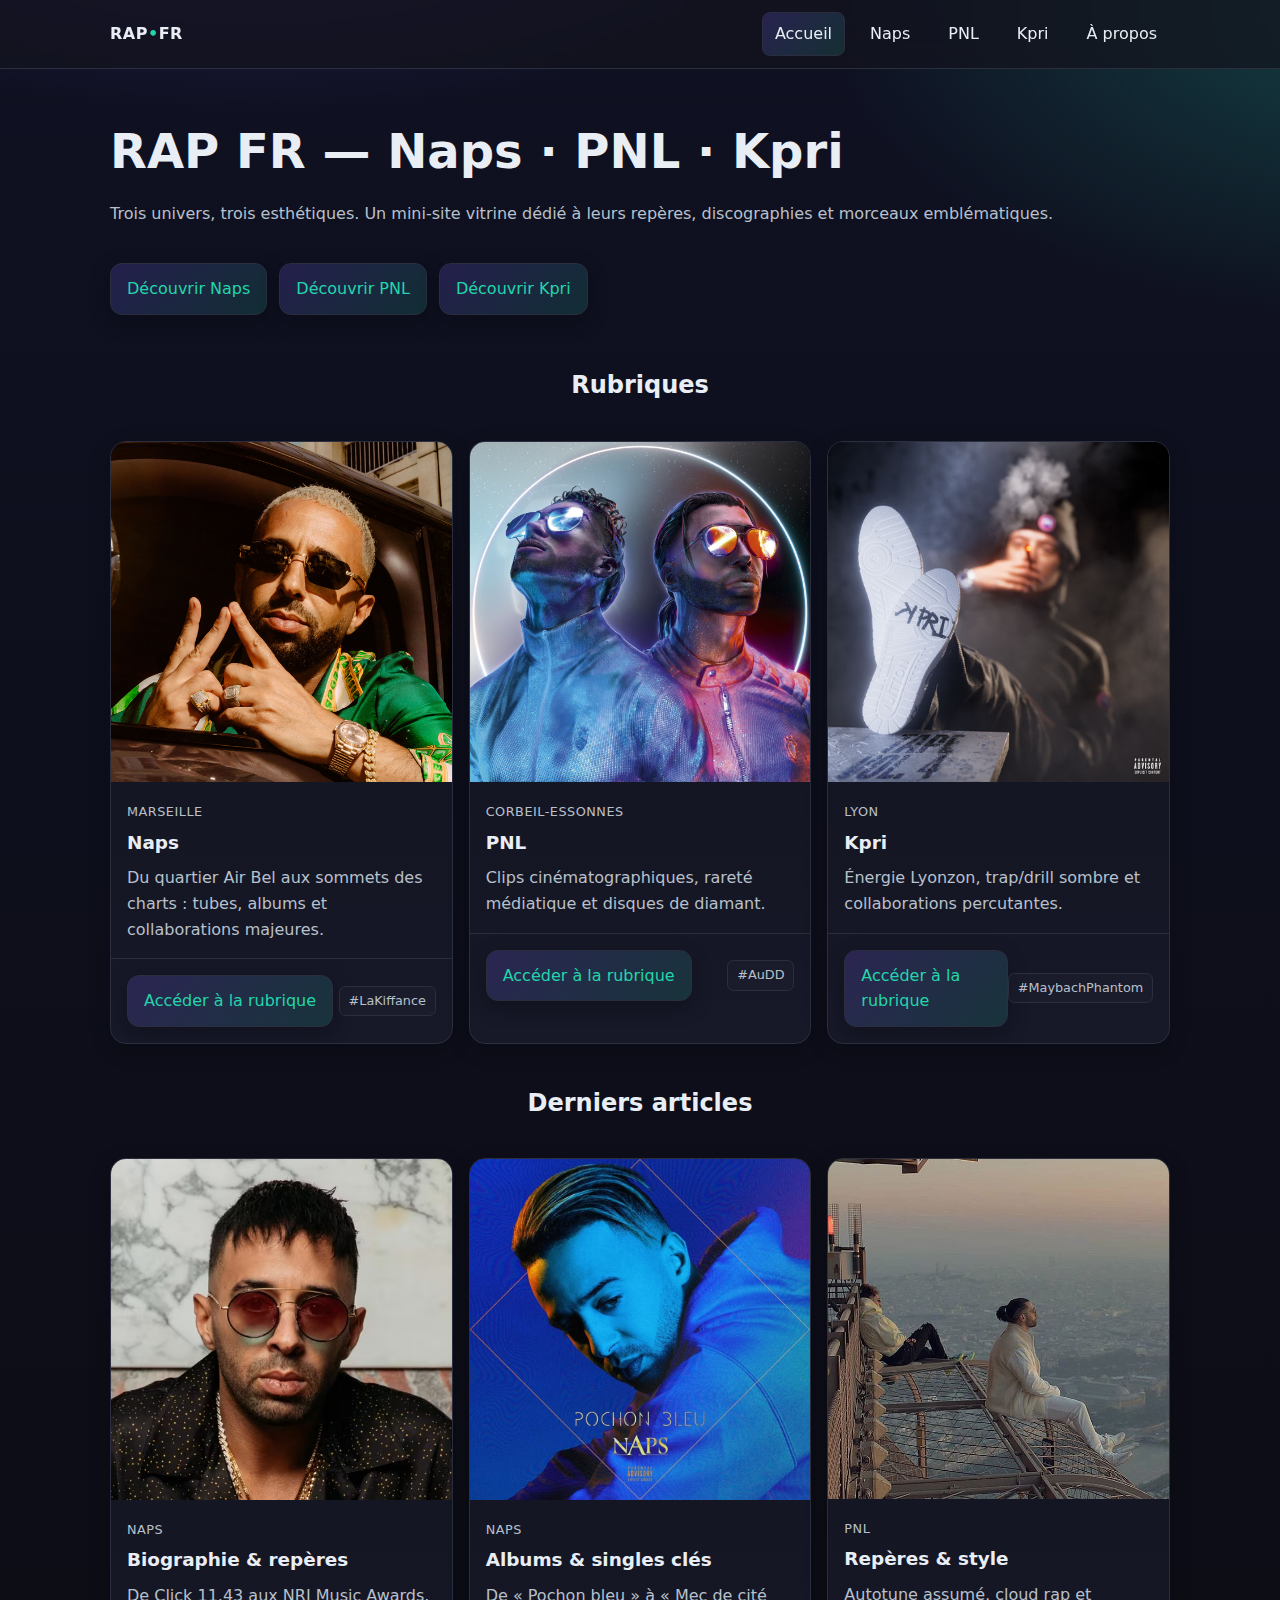
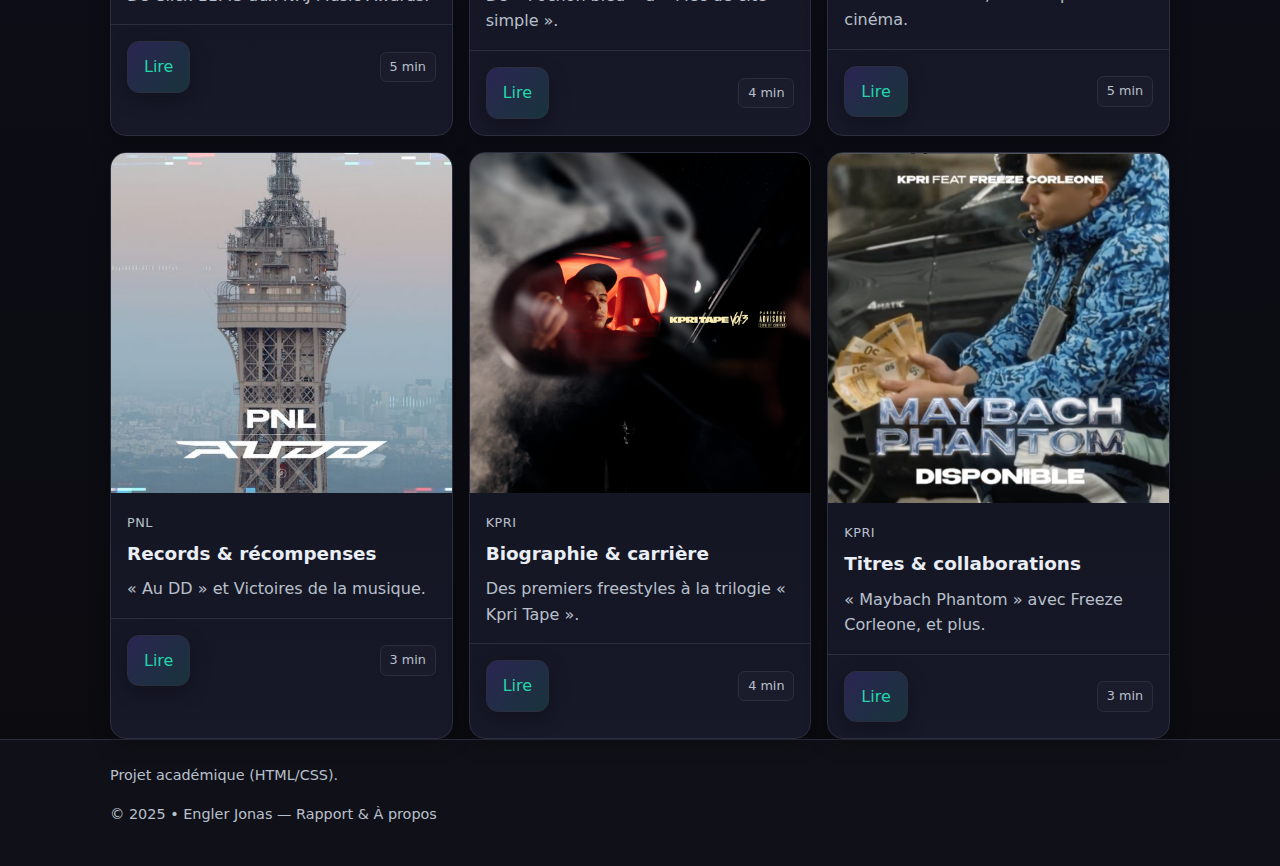
<file: index.html>
<!doctype html>
<html lang="fr">
<head>
  <meta charset="utf-8">
  <meta name="viewport" content="width=device-width, initial-scale=1">
  <title>Rap FR — Naps, PNL & Kpri</title>
  <link rel="stylesheet" href="css/main.css">
</head>
<body>
  <a class="skip-link" href="#contenu">Aller au contenu</a>
  
    <header class="site-header">
      <div class="navbar container">
        <div class="brand"><a href="index.html" title="Accueil">RAP<span class="dot">•</span>FR</a></div>
        <nav class="nav" aria-label="Navigation principale">
          <a href="index.html" class="active">Accueil</a>
          <a href="html/naps.html" class="">Naps</a>
          <a href="html/pnl.html" class="">PNL</a>
          <a href="html/kpri.html" class="">Kpri</a>
          <a href="html/a-propos.html" class="">À&nbsp;propos</a>
        </nav>
      </div>
    </header>
    
  <main id="contenu">
  
  <section class="hero container">
    <h1>RAP FR — Naps · PNL · Kpri</h1>
    <p>Trois univers, trois esthétiques. Un mini-site vitrine dédié à leurs repères, discographies et morceaux emblématiques.</p>
    <div class="hero-actions">
      <a class="btn" href="html/naps.html">Découvrir Naps</a>
      <a class="btn" href="html/pnl.html">Découvrir PNL</a>
      <a class="btn" href="html/kpri.html">Découvrir Kpri</a>
    </div>
  </section>

  <section class="container stack">
    <h2 class="center">Rubriques</h2>
    <div class="grid">
      <article class="card">
        <img src="images/naps-cover.jpg" alt="Naps — visuel de couverture">
        <div class="body">
          <span class="kicker">Marseille</span>
          <h3>Naps</h3>
          <p>Du quartier Air Bel aux sommets des charts : tubes, albums et collaborations majeures.</p>
        </div>
        <div class="actions">
          <a class="btn" href="html/naps.html">Accéder à la rubrique</a>
          <span class="badge">#LaKiffance</span>
        </div>
      </article>

      <article class="card">
        <img src="images/pnl-cover.jpg" alt="PNL — visuel de couverture">
        <div class="body">
          <span class="kicker">Corbeil-Essonnes</span>
          <h3>PNL</h3>
          <p>Clips cinématographiques, rareté médiatique et disques de diamant.</p>
        </div>
        <div class="actions">
          <a class="btn" href="html/pnl.html">Accéder à la rubrique</a>
          <span class="badge">#AuDD</span>
        </div>
      </article>

      <article class="card">
        <img src="images/kpri-cover.jpg" alt="Kpri — visuel de couverture">
        <div class="body">
          <span class="kicker">Lyon</span>
          <h3>Kpri</h3>
          <p>Énergie Lyonzon, trap/drill sombre et collaborations percutantes.</p>
        </div>
        <div class="actions">
          <a class="btn" href="html/kpri.html">Accéder à la rubrique</a>
          <span class="badge">#MaybachPhantom</span>
        </div>
      </article>
    </div>
  </section>

  <section class="container stack spaced">
    <h2 class="center">Derniers articles</h2>
    <div class="grid">
      <article class="card">
        <img src="images/naps-portrait.jpg" alt="Portrait de Naps">
        <div class="body">
          <span class="kicker">Naps</span>
          <h3>Biographie & repères</h3>
          <p>De Click 11.43 aux NRJ Music Awards.</p>
        </div>
        <div class="actions">
          <a class="btn" href="html/naps-bio.html">Lire</a>
          <span class="badge">5 min</span>
        </div>
      </article>

      <article class="card">
        <img src="images/pochon-bleu.jpg" alt="Pochette de Pochon bleu">
        <div class="body">
          <span class="kicker">Naps</span>
          <h3>Albums & singles clés</h3>
          <p>De « Pochon bleu » à « Mec de cité simple ».</p>
        </div>
        <div class="actions">
          <a class="btn" href="html/naps-discographie.html">Lire</a>
          <span class="badge">4 min</span>
        </div>
      </article>

      <article class="card">
        <img src="images/pnl-tour-eiffel.jpeg" alt="PNL — clip tourné à la Tour Eiffel">
        <div class="body">
          <span class="kicker">PNL</span>
          <h3>Repères & style</h3>
          <p>Autotune assumé, cloud rap et cinéma.</p>
        </div>
        <div class="actions">
          <a class="btn" href="html/pnl-bio.html">Lire</a>
          <span class="badge">5 min</span>
        </div>
      </article>

      <article class="card">
        <img src="images/au-dd.jpg" alt="PNL — visuel Au DD">
        <div class="body">
          <span class="kicker">PNL</span>
          <h3>Records & récompenses</h3>
          <p>« Au DD » et Victoires de la musique.</p>
        </div>
        <div class="actions">
          <a class="btn" href="html/pnl-records.html">Lire</a>
          <span class="badge">3 min</span>
        </div>
      </article>

      <article class="card">
        <img src="images/kpri-studio.jpg" alt="Kpri au studio">
        <div class="body">
          <span class="kicker">Kpri</span>
          <h3>Biographie & carrière</h3>
          <p>Des premiers freestyles à la trilogie « Kpri Tape ».</p>
        </div>
        <div class="actions">
          <a class="btn" href="html/kpri-bio.html">Lire</a>
          <span class="badge">4 min</span>
        </div>
      </article>

      <article class="card">
        <img src="images/maybach-phantom.jpg" alt="Kpri — visuel Maybach Phantom">
        <div class="body">
          <span class="kicker">Kpri</span>
          <h3>Titres & collaborations</h3>
          <p>« Maybach Phantom » avec Freeze Corleone, et plus.</p>
        </div>
        <div class="actions">
          <a class="btn" href="html/kpri-titres.html">Lire</a>
          <span class="badge">3 min</span>
        </div>
      </article>
    </div>
  </section>

  </main>
  
    <footer class="site-footer">
      <div class="container">
        <div class="stack">
          <div class="small">
            Projet académique (HTML/CSS).
          </div>
          <div class="small">© 2025 • Engler Jonas — <a href="html/a-propos.html">Rapport & À&nbsp;propos</a></div>
        </div>
      </div>
    </footer>
    
</body>
</html>
</file>
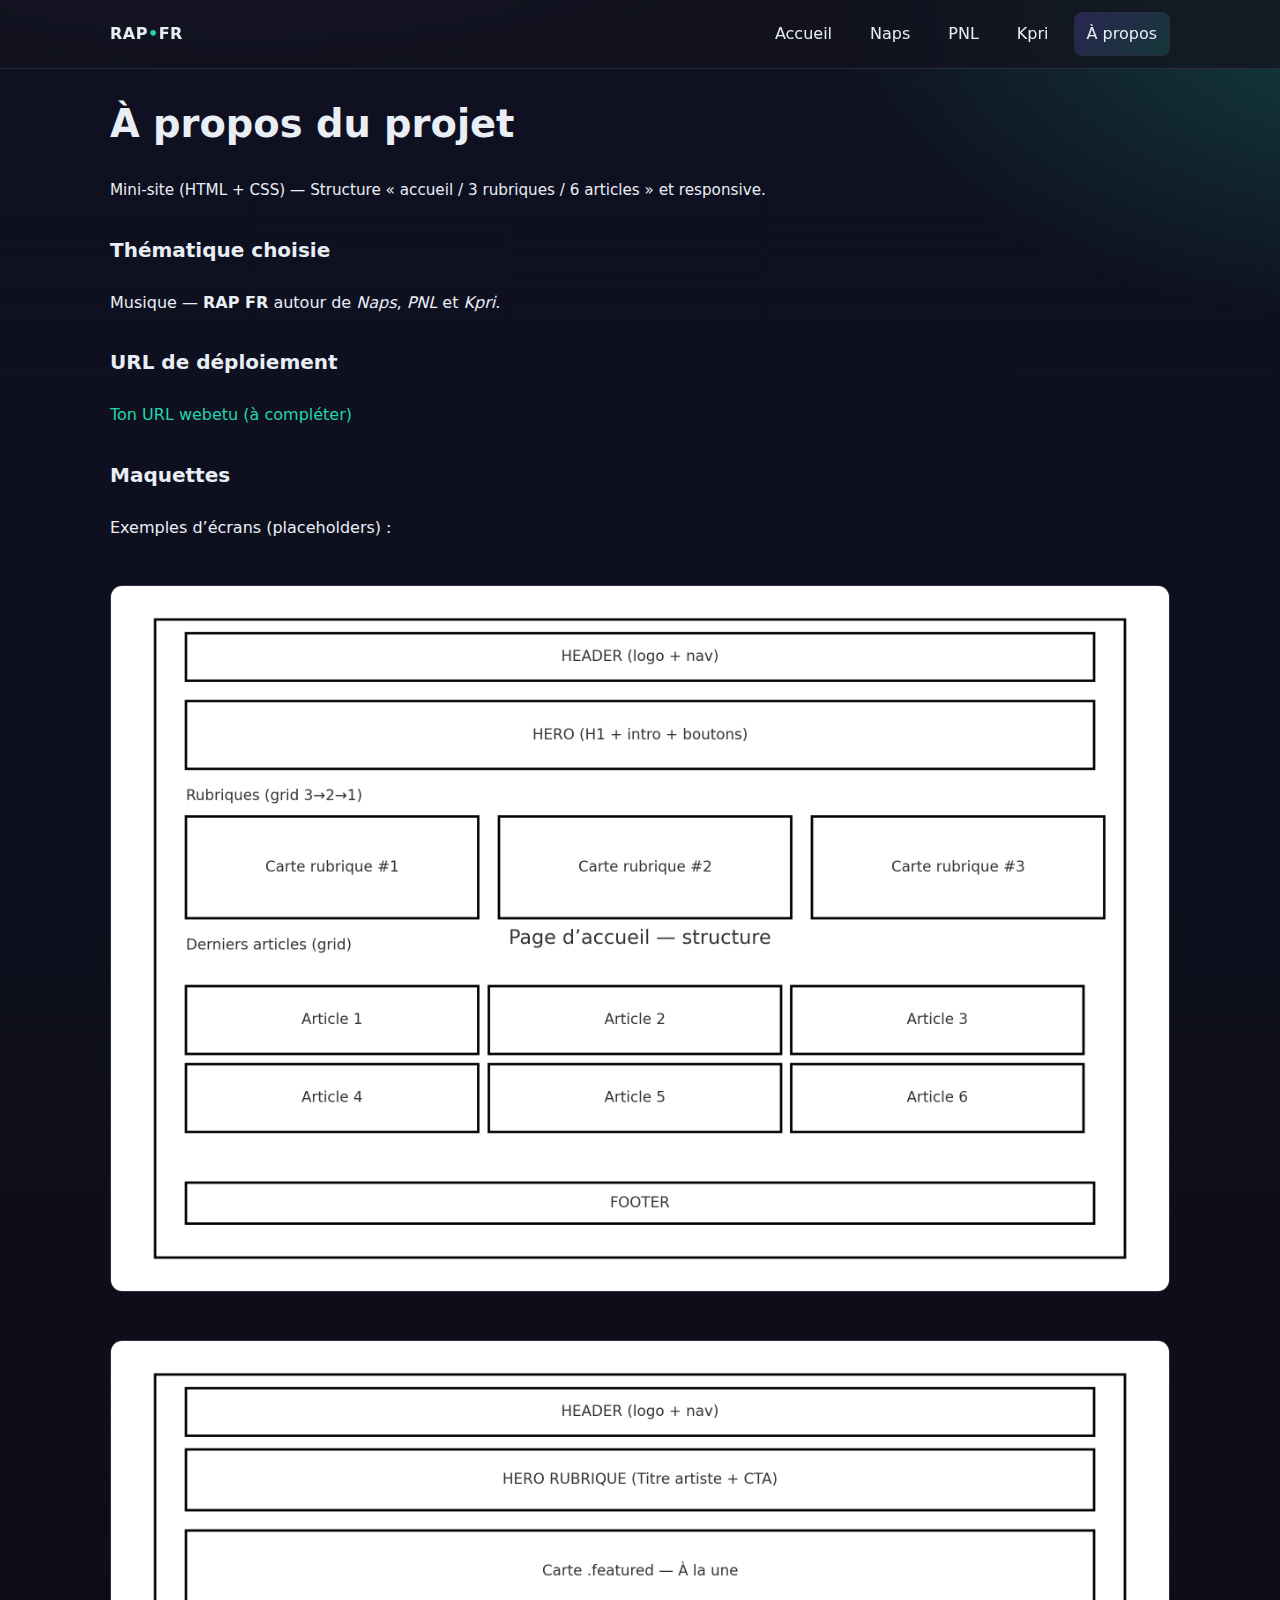
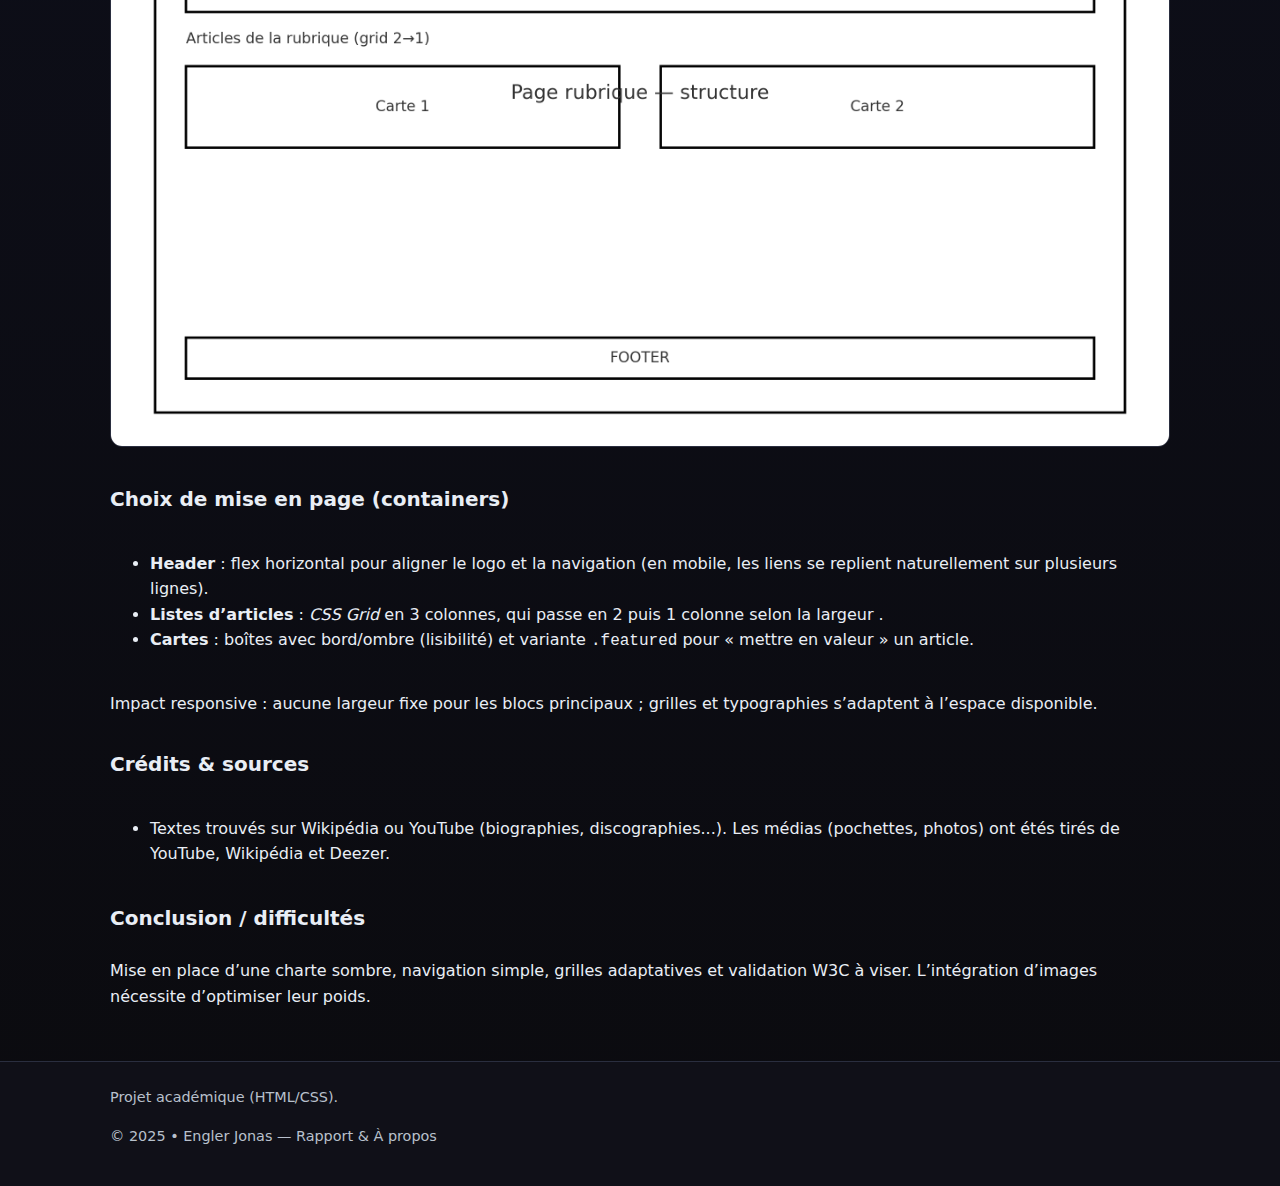
<file: html/a-propos.html>
<!doctype html>
<html lang="fr">
<head>
  <meta charset="utf-8">
  <meta name="viewport" content="width=device-width, initial-scale=1">
  <title>À propos</title>
  <link rel="stylesheet" href="../css/main.css">
</head>
<body>
  <a class="skip-link" href="#contenu">Aller au contenu</a>
  
    <header class="site-header">
      <div class="navbar container">
        <div class="brand"><a href="../index.html" title="Accueil">RAP<span class="dot">•</span>FR</a></div>
        <nav class="nav" aria-label="Navigation principale">
          <a href="../index.html" class="">Accueil</a>
          <a href="../html/naps.html" class="">Naps</a>
          <a href="../html/pnl.html" class="">PNL</a>
          <a href="../html/kpri.html" class="">Kpri</a>
          <a href="../html/a-propos.html" class="active">À&nbsp;propos</a>
        </nav>
      </div>
    </header>
    
  <main id="contenu">
  
<article class="container prose">
  <header class="stack">
    <h1>À propos du projet</h1>
    <p class="meta">Mini‑site (HTML + CSS) — Structure « accueil / 3 rubriques / 6 articles » et responsive.</p>
  </header>

  <section class="stack">
    <h2>Thématique choisie</h2>
    <p>Musique — <strong>RAP FR</strong> autour de <em>Naps</em>, <em>PNL</em> et <em>Kpri</em>.</p>
  </section>

  <section class="stack">
    <h2>URL de déploiement</h2>
    <p>
      <!-- Remplacer # par l'URL webetu (ex: http://webetu.iutnc.univ-lorraine/www/mon-dossier/index.html) -->
      <a href="#" target="_blank" rel="noopener">Ton URL webetu (à compléter)</a>
    </p>
  </section>

  <section class="stack">
    <h2>Maquettes </h2>
    <p>Exemples d’écrans (placeholders) :</p>
    <figure class="figure">
      <img src="../images/maquette-accueil.png" alt="Maquette de la page d'accueil">
    </figure>
    <figure class="figure">
      <img src="../images/maquette-rubrique.png" alt="Maquette d'une page rubrique">
    </figure>
  </section>

  <section class="stack">
    <h2>Choix de mise en page (containers)</h2>
    <ul>
      <li><strong>Header</strong> : flex horizontal pour aligner le logo et la navigation (en mobile, les liens se replient naturellement sur plusieurs lignes).</li>
      <li><strong>Listes d’articles</strong> : <em>CSS Grid</em> en 3 colonnes, qui passe en 2 puis 1 colonne selon la largeur .</li>
      <li><strong>Cartes</strong> : boîtes avec bord/ombre (lisibilité) et variante <code>.featured</code> pour « mettre en valeur » un article.</li>
    </ul>
    <p>Impact responsive : aucune largeur fixe pour les blocs principaux ; grilles et typographies s’adaptent à l’espace disponible.</p>
  </section>

  <section class="stack">
    <h2>Crédits & sources</h2>
    <ul>
      <li>Textes trouvés sur Wikipédia ou YouTube (biographies, discographies...). Les médias (pochettes, photos) ont étés tirés de YouTube, Wikipédia et Deezer.
    </ul>
  </section>

  <section class="stack">
    <h2>Conclusion / difficultés</h2>
    <p>Mise en place d’une charte sombre, navigation simple, grilles adaptatives et validation W3C à viser. L’intégration d’images nécessite d’optimiser leur poids.</p>
  </section>
</article>

  </main>
  
    <footer class="site-footer">
      <div class="container">
        <div class="stack">
          <div class="small">
            Projet académique (HTML/CSS).
          </div>
          <div class="small">© 2025 • Engler Jonas — <a href="../html/a-propos.html">Rapport & À&nbsp;propos</a></div>
        </div>
      </div>
    </footer>
    
</body>
</html>
</file>
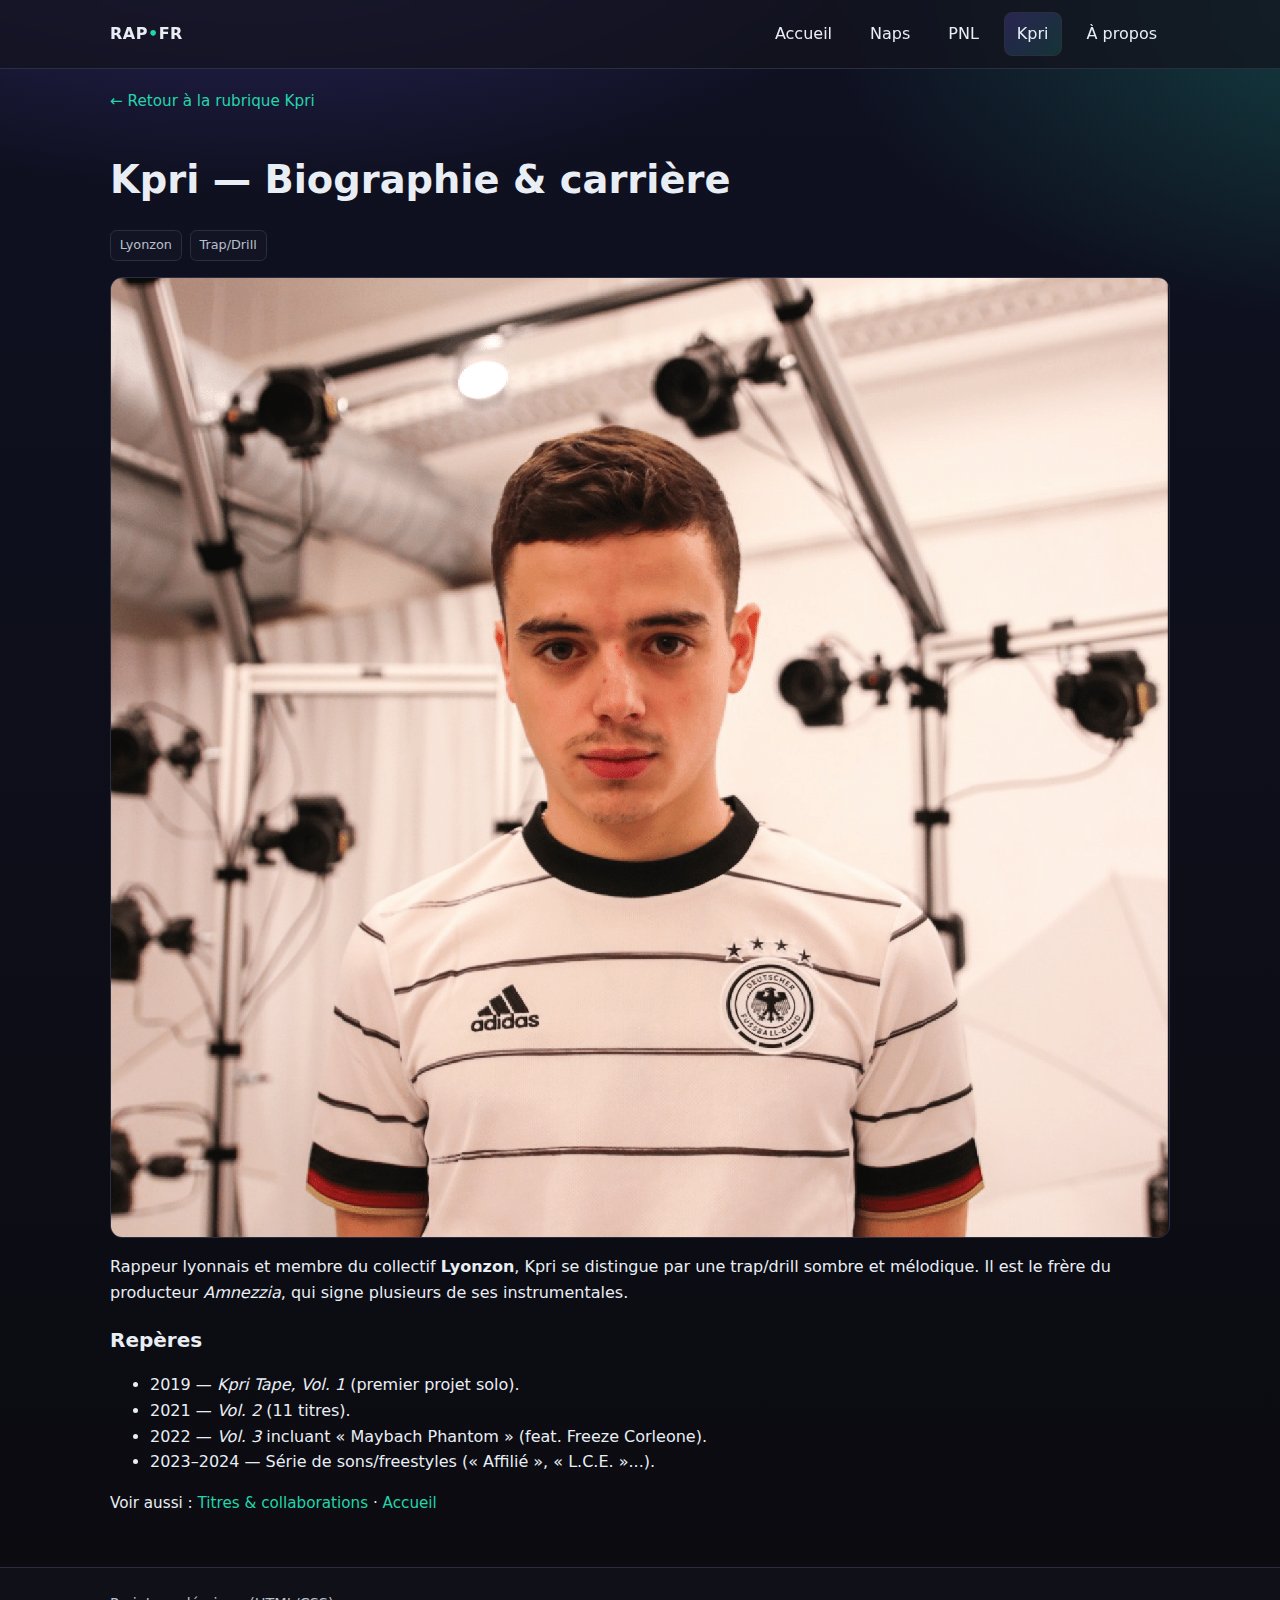
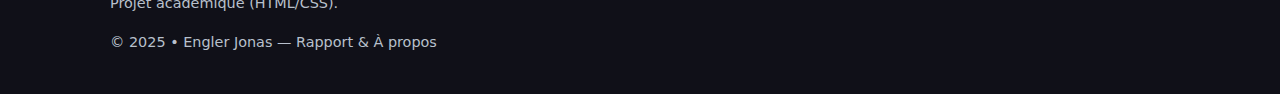
<file: html/kpri-bio.html>
<!doctype html>
<html lang="fr">
<head>
  <meta charset="utf-8">
  <meta name="viewport" content="width=device-width, initial-scale=1">
  <title>Kpri — Biographie & carrière</title>
  <link rel="stylesheet" href="../css/main.css">
</head>
<body>
  <a class="skip-link" href="#contenu">Aller au contenu</a>
  
    <header class="site-header">
      <div class="navbar container">
        <div class="brand"><a href="../index.html" title="Accueil">RAP<span class="dot">•</span>FR</a></div>
        <nav class="nav" aria-label="Navigation principale">
          <a href="../index.html" class="">Accueil</a>
          <a href="../html/naps.html" class="">Naps</a>
          <a href="../html/pnl.html" class="">PNL</a>
          <a href="../html/kpri.html" class="active">Kpri</a>
          <a href="../html/a-propos.html" class="">À&nbsp;propos</a>
        </nav>
      </div>
    </header>
    
  <main id="contenu">
  
<article class="container prose">
  <header class="stack">
    <p class="meta"><a href="kpri.html">← Retour à la rubrique Kpri</a></p>
    <h1>Kpri — Biographie & carrière</h1>
    <div class="badges"><span class="badge">Lyonzon</span><span class="badge">Trap/Drill</span></div>
  </header>

  <figure class="figure">
    <img src="../images/kpri-portrait.png" alt="Portrait de Kpri">
  </figure>

  <p>Rappeur lyonnais et membre du collectif <strong>Lyonzon</strong>, Kpri se distingue par une trap/drill sombre et mélodique. Il est le frère du producteur <em>Amnezzia</em>, qui signe plusieurs de ses instrumentales.</p>

  <h2>Repères</h2>
  <ul>
    <li>2019 — <em>Kpri Tape, Vol. 1</em> (premier projet solo).</li>
    <li>2021 — <em>Vol. 2</em> (11 titres).</li>
    <li>2022 — <em>Vol. 3</em> incluant « Maybach Phantom » (feat. Freeze Corleone).</li>
    <li>2023–2024 — Série de sons/freestyles (« Affilié », « L.C.E. »...).</li>
  </ul>

  <p class="meta">Voir aussi : <a href="kpri-titres.html">Titres & collaborations</a> · <a href="../index.html">Accueil</a></p>
</article>

  </main>
  
    <footer class="site-footer">
      <div class="container">
        <div class="stack">
          <div class="small">
            Projet académique (HTML/CSS).
          </div>
          <div class="small">© 2025 • Engler Jonas — <a href="../html/a-propos.html">Rapport & À&nbsp;propos</a></div>
        </div>
      </div>
    </footer>
    
</body>
</html>
</file>
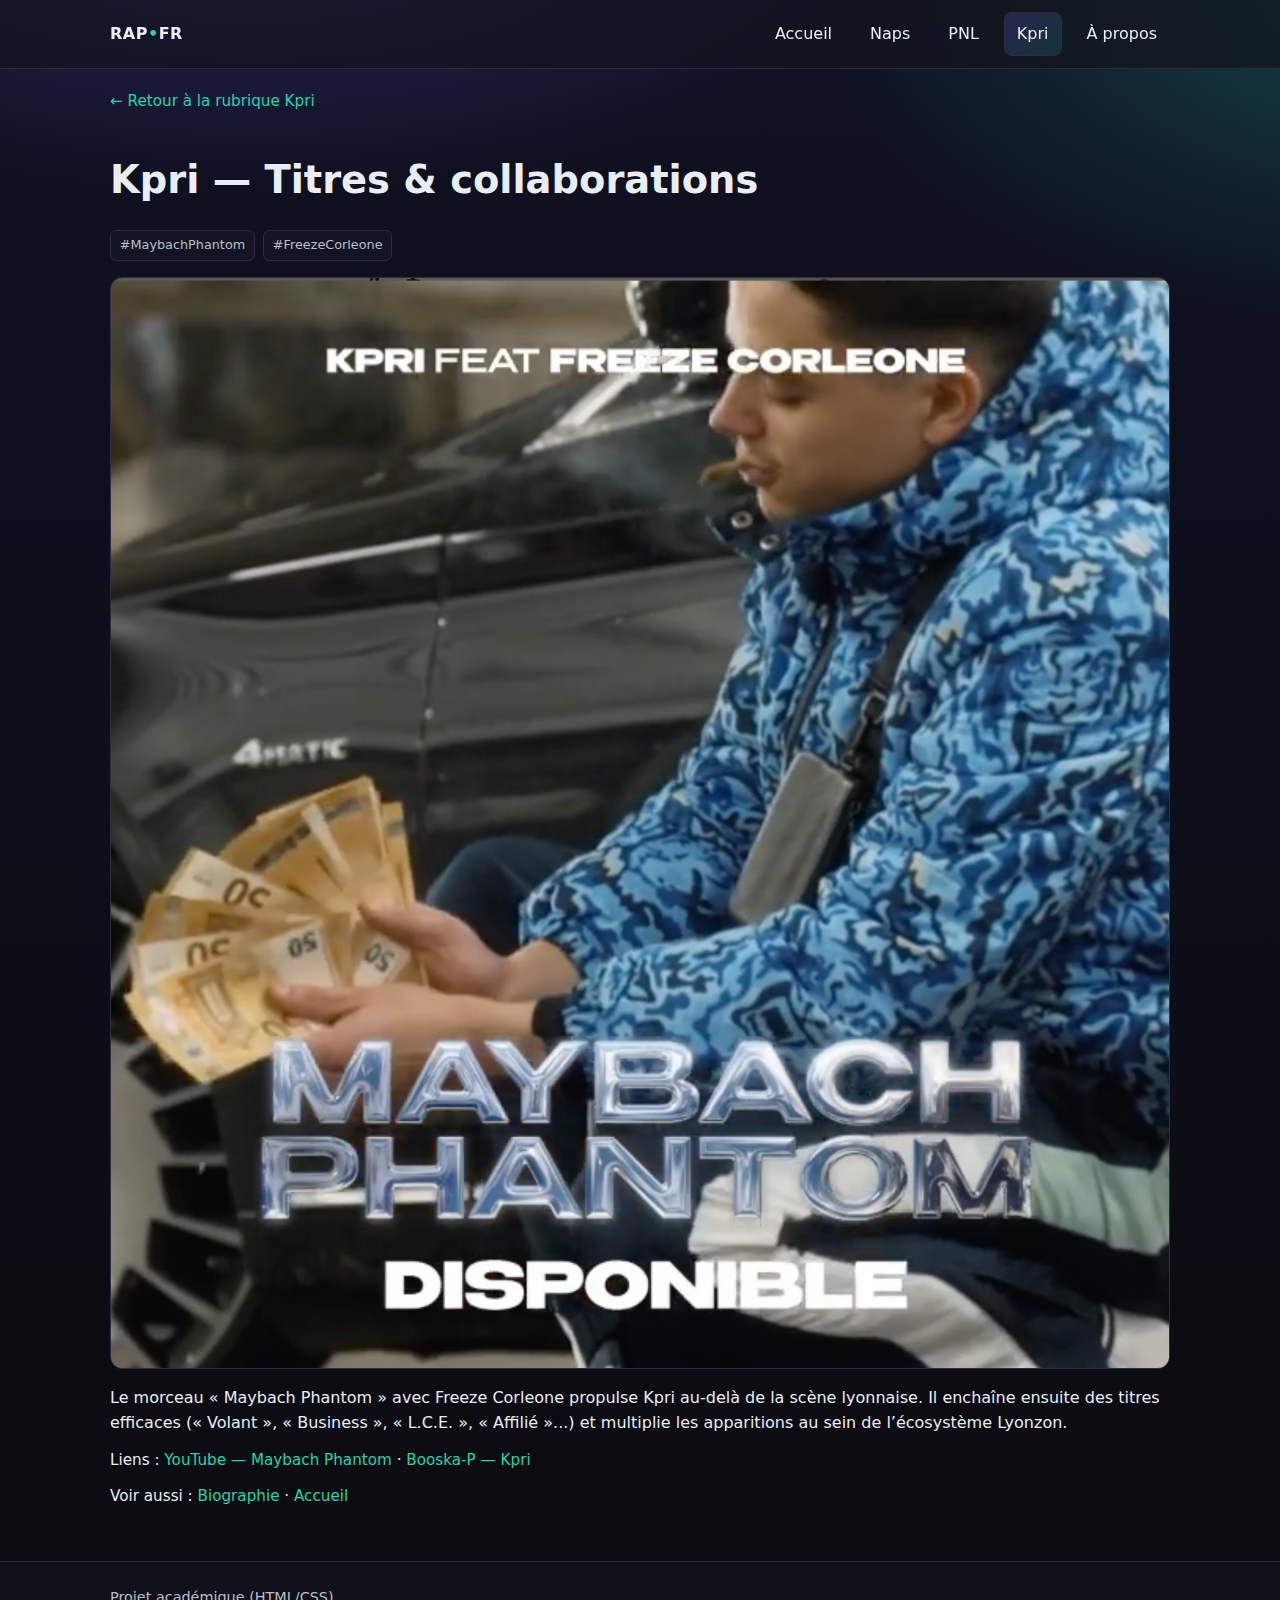
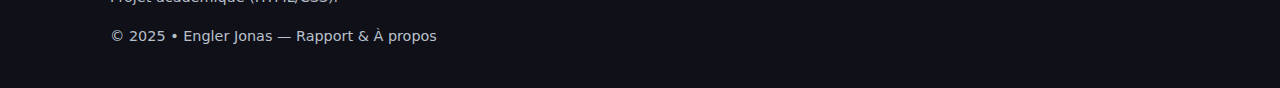
<file: html/kpri-titres.html>
<!doctype html>
<html lang="fr">
<head>
  <meta charset="utf-8">
  <meta name="viewport" content="width=device-width, initial-scale=1">
  <title>Kpri — Titres & collaborations</title>
  <link rel="stylesheet" href="../css/main.css">
</head>
<body>
  <a class="skip-link" href="#contenu">Aller au contenu</a>
  
    <header class="site-header">
      <div class="navbar container">
        <div class="brand"><a href="../index.html" title="Accueil">RAP<span class="dot">•</span>FR</a></div>
        <nav class="nav" aria-label="Navigation principale">
          <a href="../index.html" class="">Accueil</a>
          <a href="../html/naps.html" class="">Naps</a>
          <a href="../html/pnl.html" class="">PNL</a>
          <a href="../html/kpri.html" class="active">Kpri</a>
          <a href="../html/a-propos.html" class="">À&nbsp;propos</a>
        </nav>
      </div>
    </header>
    
  <main id="contenu">
  
<article class="container prose">
  <header class="stack">
    <p class="meta"><a href="kpri.html">← Retour à la rubrique Kpri</a></p>
    <h1>Kpri — Titres & collaborations</h1>
    <div class="badges"><span class="badge">#MaybachPhantom</span><span class="badge">#FreezeCorleone</span></div>
  </header>

  <figure class="figure">
    <img src="../images/maybach-phantom.jpg" alt="Visuel du titre 'Maybach Phantom'">
  </figure>

  <p>Le morceau « Maybach Phantom » avec Freeze Corleone propulse Kpri au-delà de la scène lyonnaise. Il enchaîne ensuite des titres efficaces (« Volant », « Business », « L.C.E. », « Affilié »...) et multiplie les apparitions au sein de l’écosystème Lyonzon.</p>

  <p class="meta">Liens : <a href="https://www.youtube.com/watch?v=ffTQoAla0Ic" target="_blank" rel="noopener">YouTube — Maybach Phantom</a> · <a href="https://www.booska-p.com/personnalite/kpri/" target="_blank" rel="noopener">Booska‑P — Kpri</a></p>

  <p class="meta">Voir aussi : <a href="kpri-bio.html">Biographie</a> · <a href="../index.html">Accueil</a></p>
</article>

  </main>
  
    <footer class="site-footer">
      <div class="container">
        <div class="stack">
          <div class="small">
            Projet académique (HTML/CSS).
          </div>
          <div class="small">© 2025 • Engler Jonas — <a href="../html/a-propos.html">Rapport & À&nbsp;propos</a></div>
        </div>
      </div>
    </footer>
    
</body>
</html>
</file>
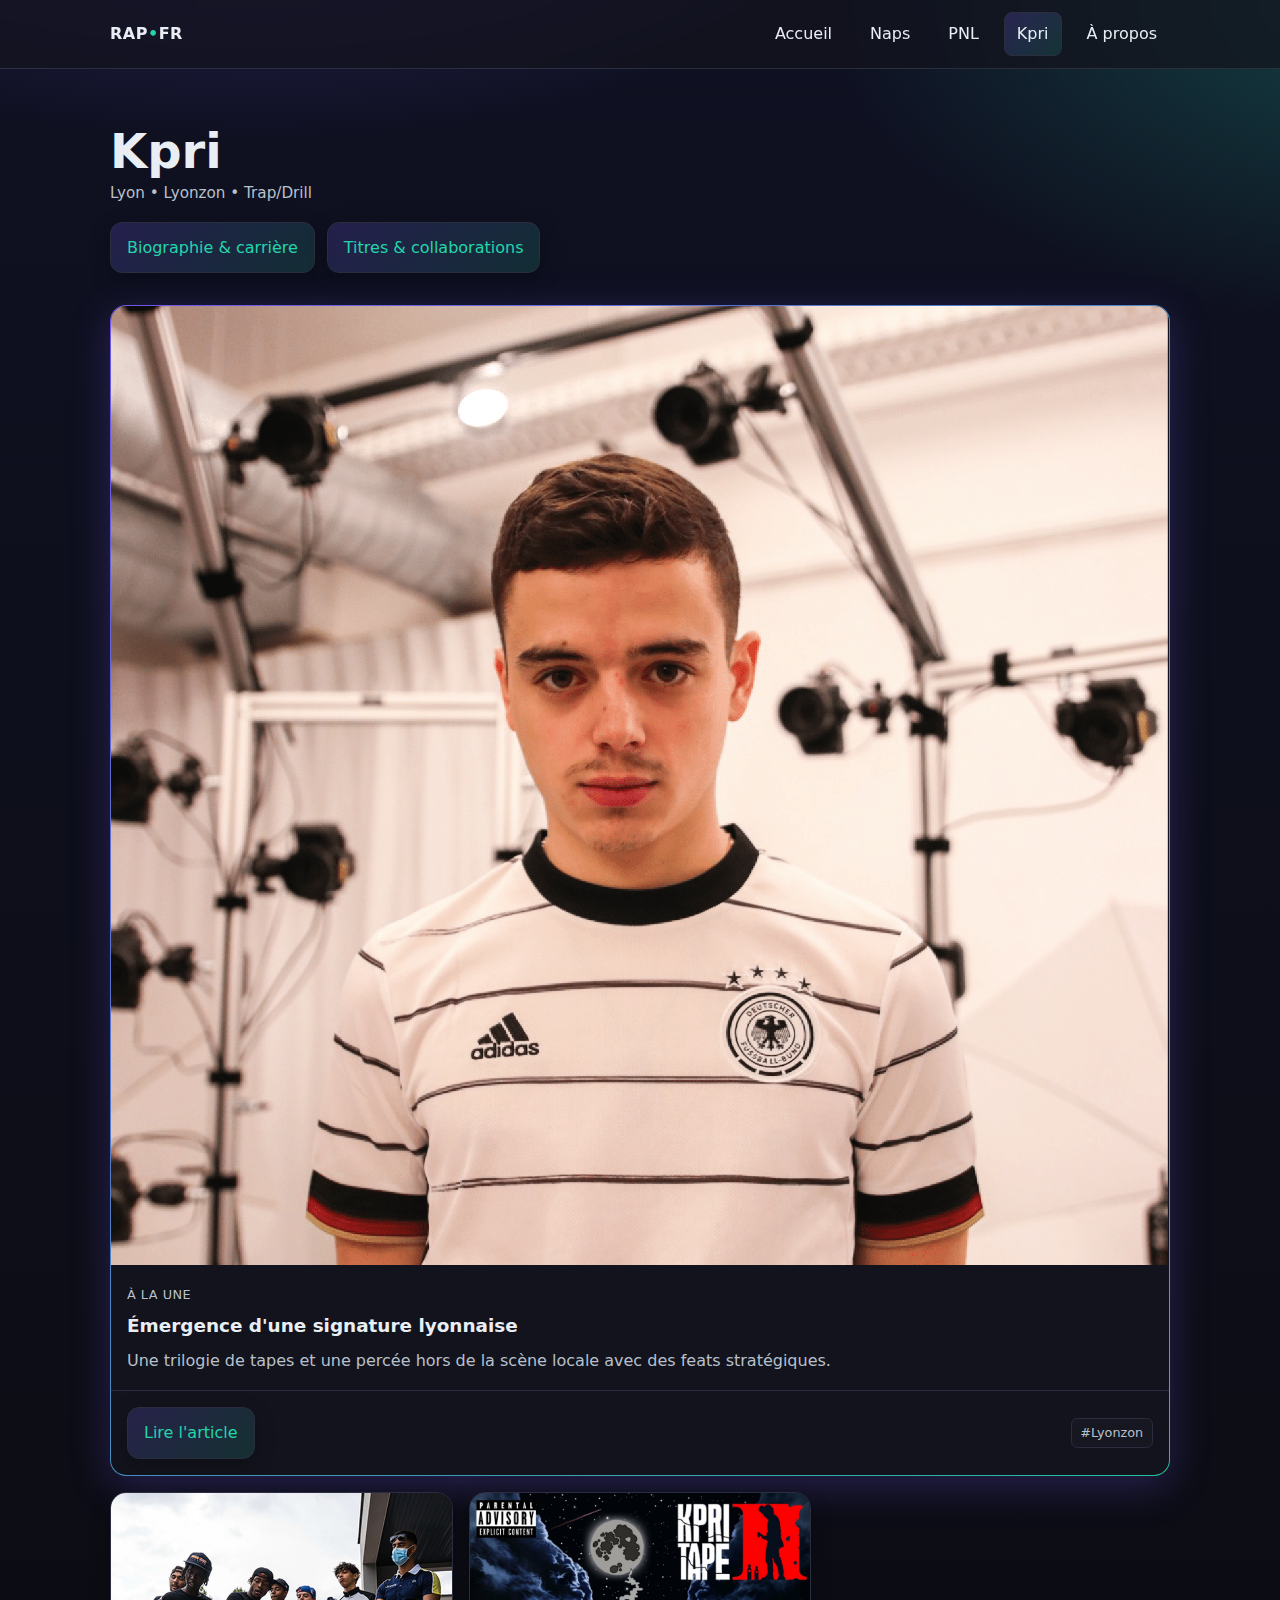
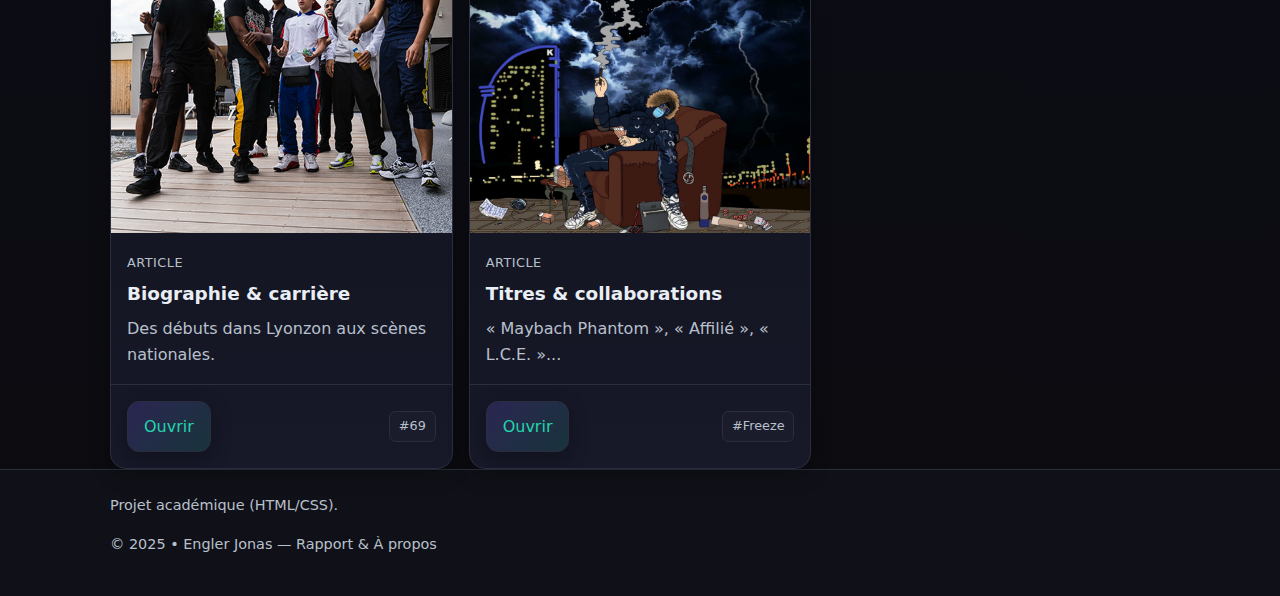
<file: html/kpri.html>
<!doctype html>
<html lang="fr">
<head>
  <meta charset="utf-8">
  <meta name="viewport" content="width=device-width, initial-scale=1">
  <title>Kpri — Rubrique</title>
  <link rel="stylesheet" href="../css/main.css">
</head>
<body>
  <a class="skip-link" href="#contenu">Aller au contenu</a>
  
    <header class="site-header">
      <div class="navbar container">
        <div class="brand"><a href="../index.html" title="Accueil">RAP<span class="dot">•</span>FR</a></div>
        <nav class="nav" aria-label="Navigation principale">
          <a href="../index.html" class="">Accueil</a>
          <a href="../html/naps.html" class="">Naps</a>
          <a href="../html/pnl.html" class="">PNL</a>
          <a href="../html/kpri.html" class="active">Kpri</a>
          <a href="../html/a-propos.html" class="">À&nbsp;propos</a>
        </nav>
      </div>
    </header>
    
  <main id="contenu">
  
<section class="hero container">
  <div>
    <h1>Kpri</h1>
    <p class="meta">Lyon • Lyonzon • Trap/Drill</p>
    <div class="hero-actions">
      <a class="btn" href="kpri-bio.html">Biographie & carrière</a>
      <a class="btn" href="kpri-titres.html">Titres & collaborations</a>
    </div>
  </div>
</section>

<section class="container stack">
  <article class="card featured">
    <img src="../images/kpri-portrait.png" alt="Portrait de Kpri">
    <div class="body">
      <span class="kicker">À la une</span>
      <h3>Émergence d'une signature lyonnaise</h3>
      <p>Une trilogie de tapes et une percée hors de la scène locale avec des feats stratégiques.</p>
    </div>
    <div class="actions">
      <a class="btn" href="kpri-bio.html">Lire l'article</a>
      <span class="badge">#Lyonzon</span>
    </div>
  </article>

  <div class="grid">
    <article class="card">
      <img src="../images/lyonzon.jpg" alt="Kpri et le collectif Lyonzon">
      <div class="body">
        <span class="kicker">Article</span>
        <h3>Biographie & carrière</h3>
        <p>Des débuts dans Lyonzon aux scènes nationales.</p>
      </div>
      <div class="actions">
        <a class="btn" href="kpri-bio.html">Ouvrir</a>
        <span class="badge">#69</span>
      </div>
    </article>

    <article class="card">
      <img src="../images/kpri-tape.jpg" alt="Pochette de Kpri Tape">
      <div class="body">
        <span class="kicker">Article</span>
        <h3>Titres & collaborations</h3>
        <p>« Maybach Phantom », « Affilié », « L.C.E. »...</p>
      </div>
      <div class="actions">
        <a class="btn" href="kpri-titres.html">Ouvrir</a>
        <span class="badge">#Freeze</span>
      </div>
    </article>
  </div>
</section>

  </main>
  
    <footer class="site-footer">
      <div class="container">
        <div class="stack">
          <div class="small">
            Projet académique (HTML/CSS).
          </div>
          <div class="small">© 2025 • Engler Jonas — <a href="../html/a-propos.html">Rapport & À&nbsp;propos</a></div>
        </div>
      </div>
    </footer>
    
</body>
</html>
</file>
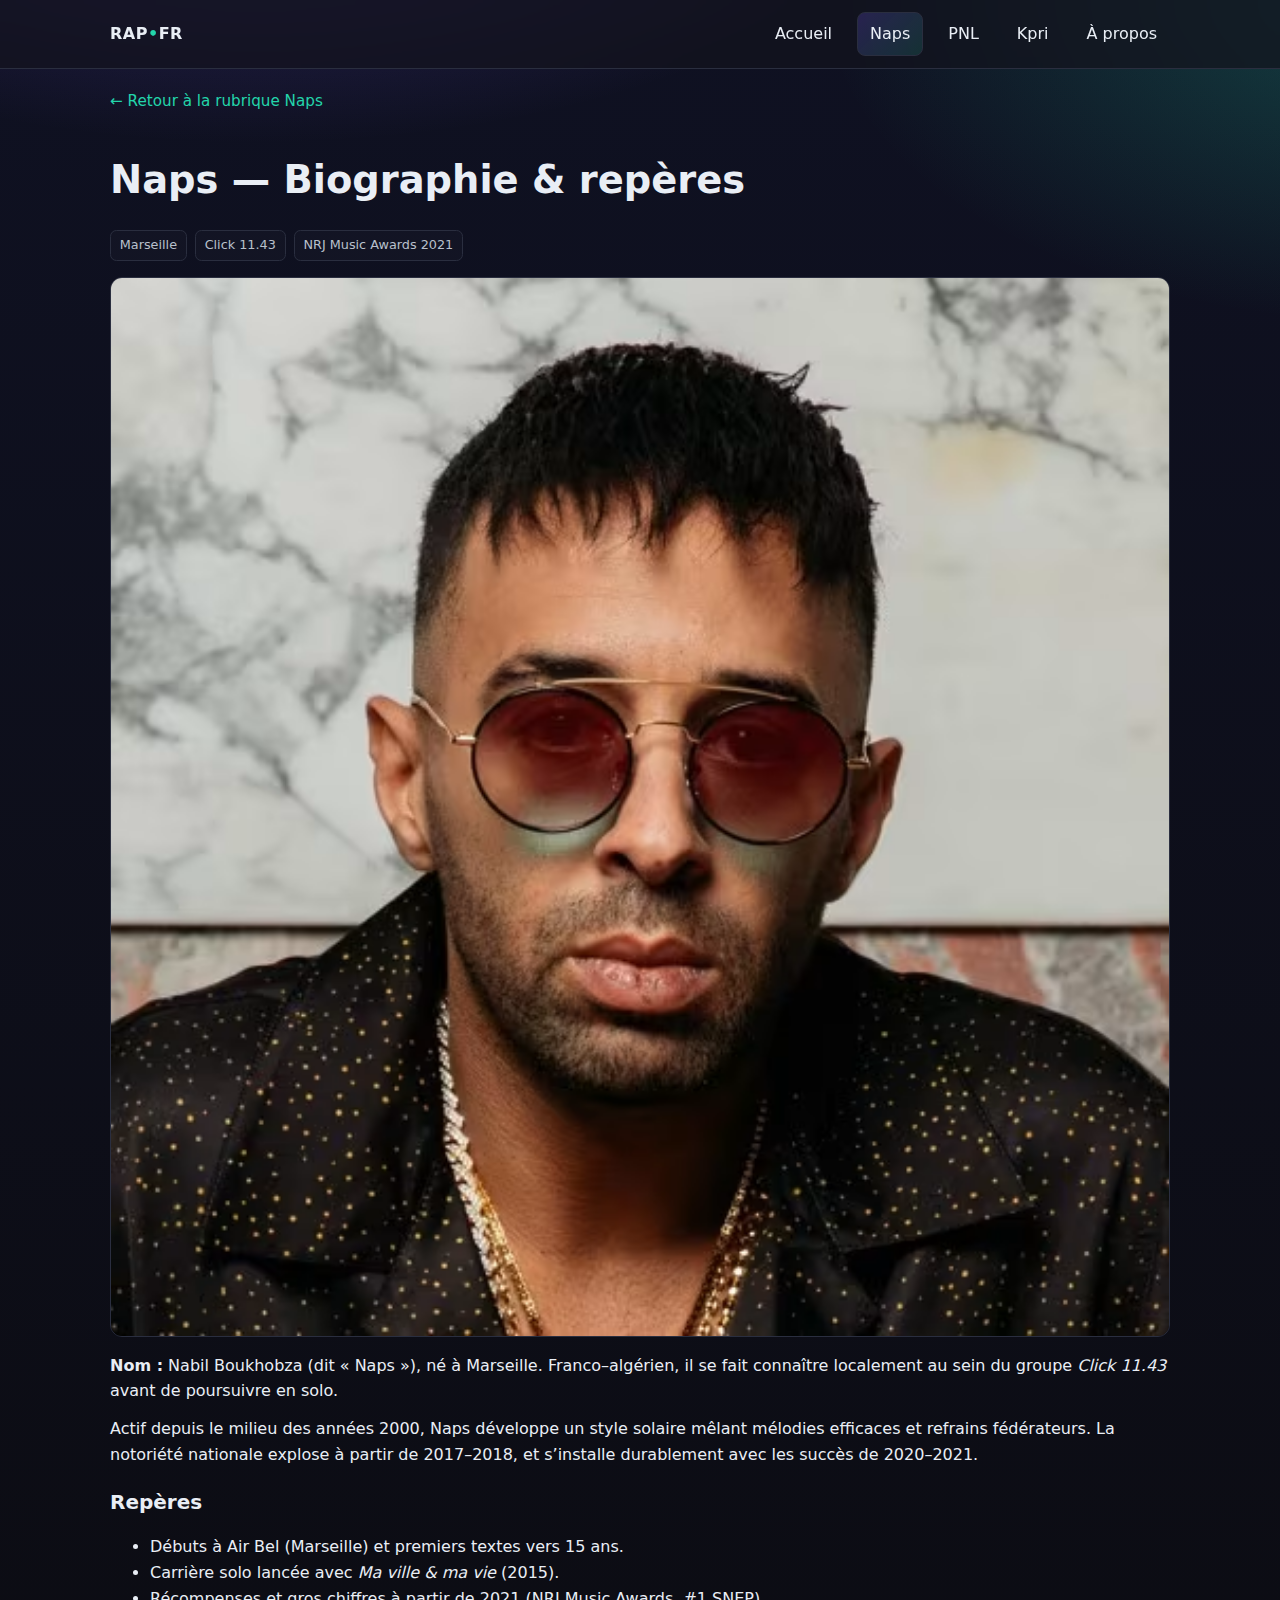
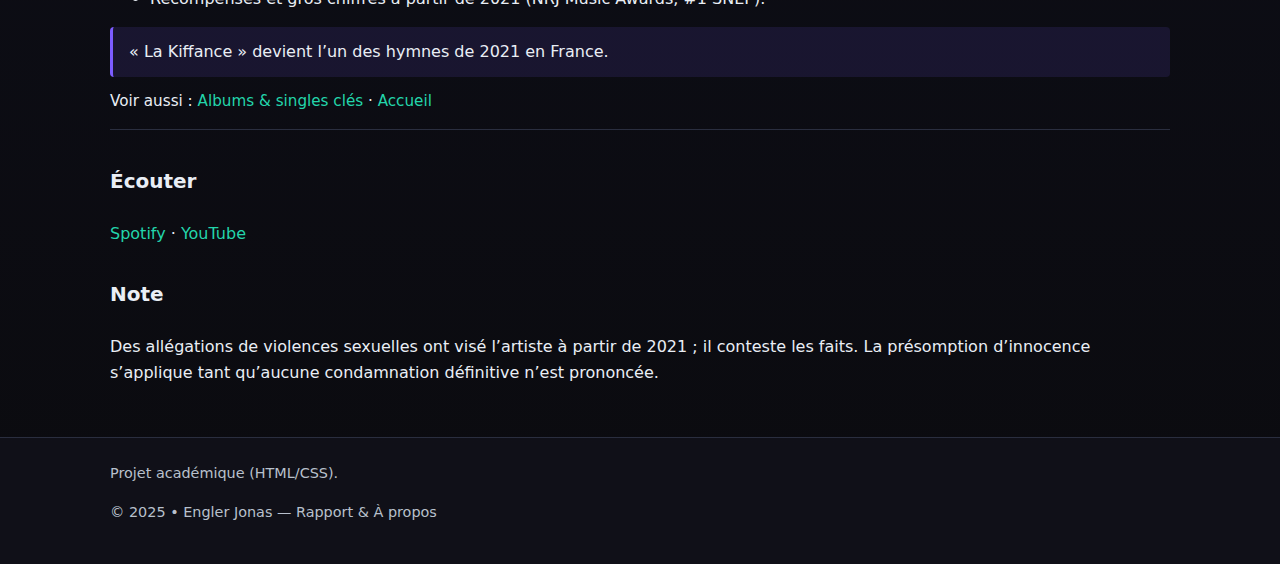
<file: html/naps-bio.html>
<!doctype html>
<html lang="fr">
<head>
  <meta charset="utf-8">
  <meta name="viewport" content="width=device-width, initial-scale=1">
  <title>Naps — Biographie & repères</title>
  <link rel="stylesheet" href="../css/main.css">
</head>
<body>
  <a class="skip-link" href="#contenu">Aller au contenu</a>
  
    <header class="site-header">
      <div class="navbar container">
        <div class="brand"><a href="../index.html" title="Accueil">RAP<span class="dot">•</span>FR</a></div>
        <nav class="nav" aria-label="Navigation principale">
          <a href="../index.html" class="">Accueil</a>
          <a href="../html/naps.html" class="active">Naps</a>
          <a href="../html/pnl.html" class="">PNL</a>
          <a href="../html/kpri.html" class="">Kpri</a>
          <a href="../html/a-propos.html" class="">À&nbsp;propos</a>
        </nav>
      </div>
    </header>
    
  <main id="contenu">
  
<article class="container prose">
  <header class="stack">
    <p class="meta"><a href="naps.html">← Retour à la rubrique Naps</a></p>
    <h1>Naps — Biographie & repères</h1>
    <div class="badges">
      <span class="badge">Marseille</span>
      <span class="badge">Click 11.43</span>
      <span class="badge">NRJ Music Awards 2021</span>
    </div>
  </header>

  <figure class="figure">
    <img src="../images/naps-portrait.jpg" alt="Portrait de Naps">
  </figure>

  <p><strong>Nom :</strong> Nabil Boukhobza (dit « Naps »), né à Marseille. Franco–algérien, il se fait connaître localement au sein du groupe <em>Click 11.43</em> avant de poursuivre en solo.</p>

  <p>Actif depuis le milieu des années 2000, Naps développe un style solaire mêlant mélodies efficaces et refrains fédérateurs. La notoriété nationale explose à partir de 2017–2018, et s’installe durablement avec les succès de 2020–2021.</p>

  <h2>Repères</h2>
  <ul>
    <li>Débuts à Air Bel (Marseille) et premiers textes vers 15 ans.</li>
    <li>Carrière solo lancée avec <em>Ma ville &amp; ma vie</em> (2015).</li>
    <li>Récompenses et gros chiffres à partir de 2021 (NRJ Music Awards, #1 SNEP).</li>
  </ul>

  <blockquote>
    « La Kiffance » devient l’un des hymnes de 2021 en France.
  </blockquote>

  <p class="meta">Voir aussi : <a href="naps-discographie.html">Albums &amp; singles clés</a> · <a href="../index.html">Accueil</a></p>

  <hr class="sep">

  <section class="stack">
    <h2>Écouter</h2>
    <p>
      <a href="https://open.spotify.com/intl-fr/artist/6W5uA6CNMf3hd2j4a2XWCx?si=my2ipCHsQSiAUeu8kuJdag" target="_blank" rel="noopener">Spotify</a> ·
      <a href="https://www.youtube.com/@NapsOfficiel" target="_blank" rel="noopener">YouTube</a>
    </p>
  </section>

  <section class="stack">
    <h2>Note</h2>
    <p>Des allégations de violences sexuelles ont visé l’artiste à partir de 2021 ; il conteste les faits. La présomption d’innocence s’applique tant qu’aucune condamnation définitive n’est prononcée.</p>
  </section>
</article>

  </main>
  
    <footer class="site-footer">
      <div class="container">
        <div class="stack">
          <div class="small">
            Projet académique (HTML/CSS).
          </div>
          <div class="small">© 2025 • Engler Jonas — <a href="../html/a-propos.html">Rapport & À&nbsp;propos</a></div>
        </div>
      </div>
    </footer>
    
</body>
</html>
</file>
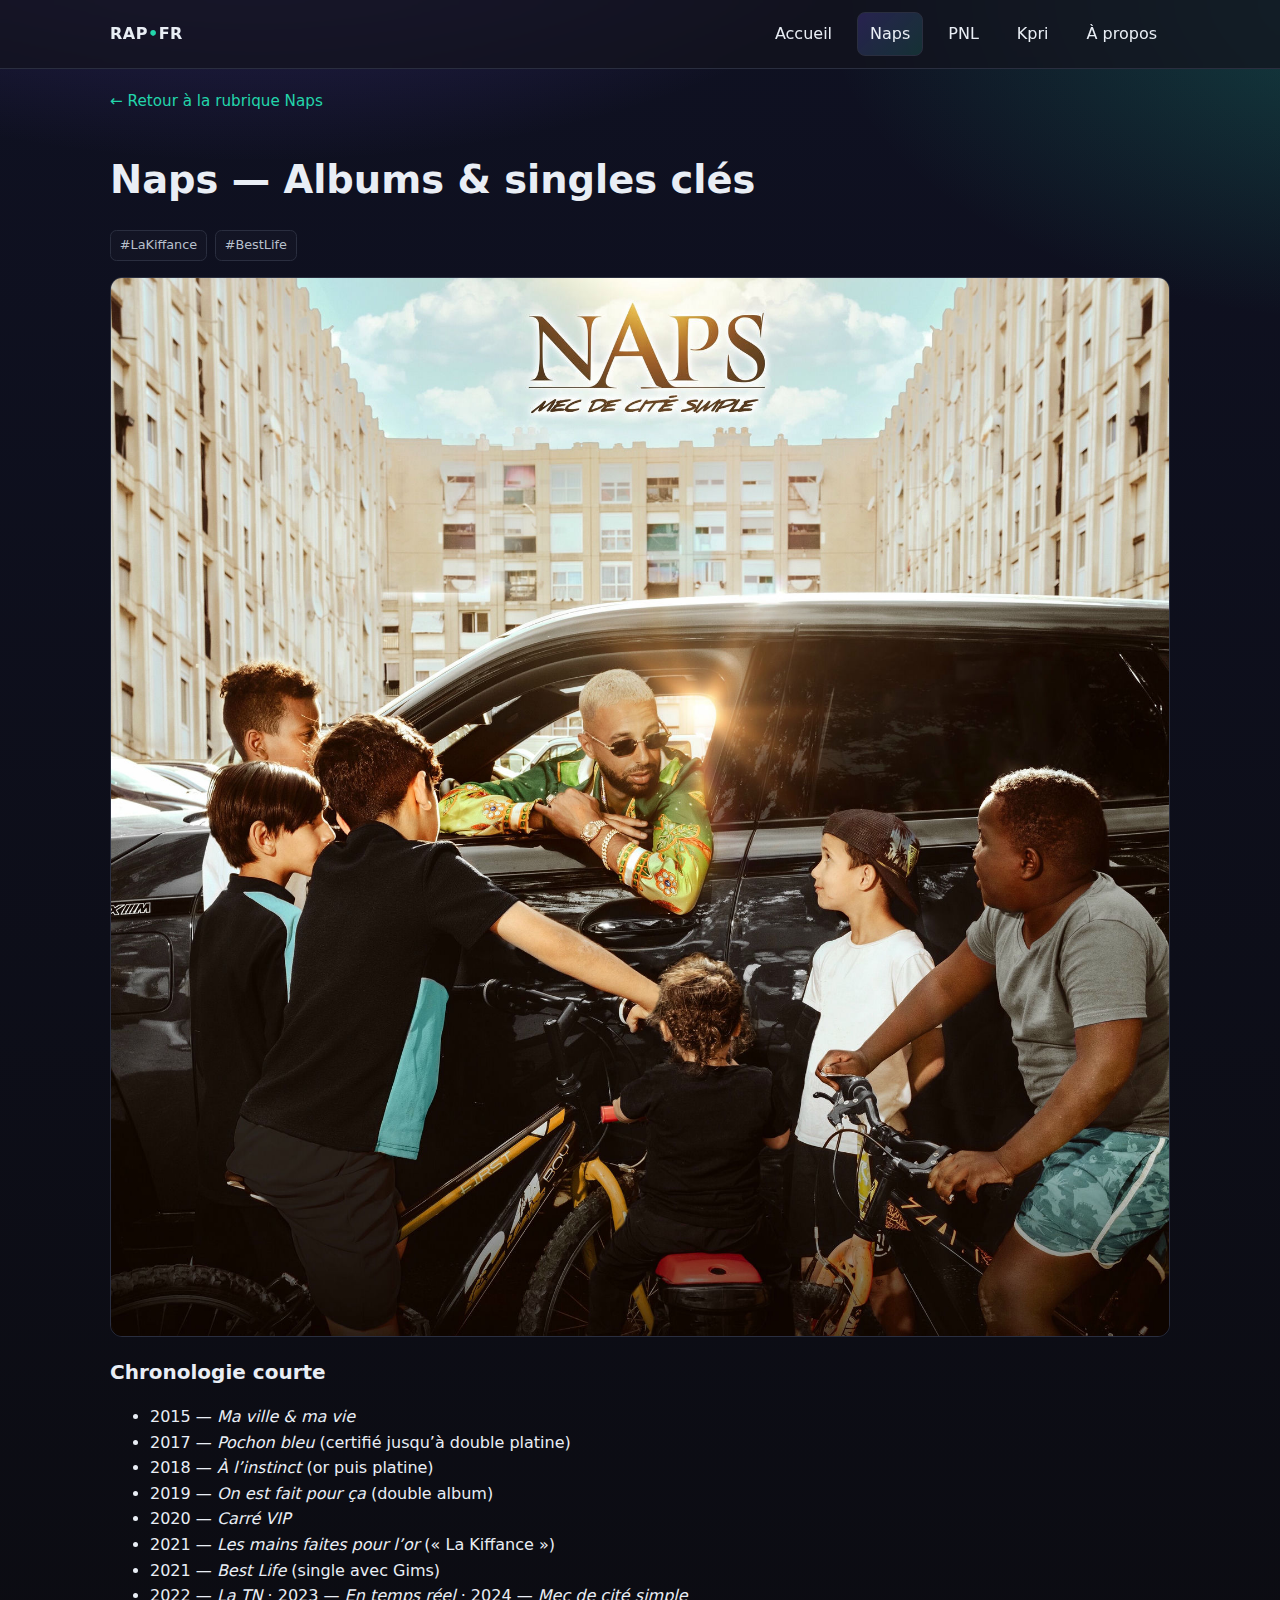
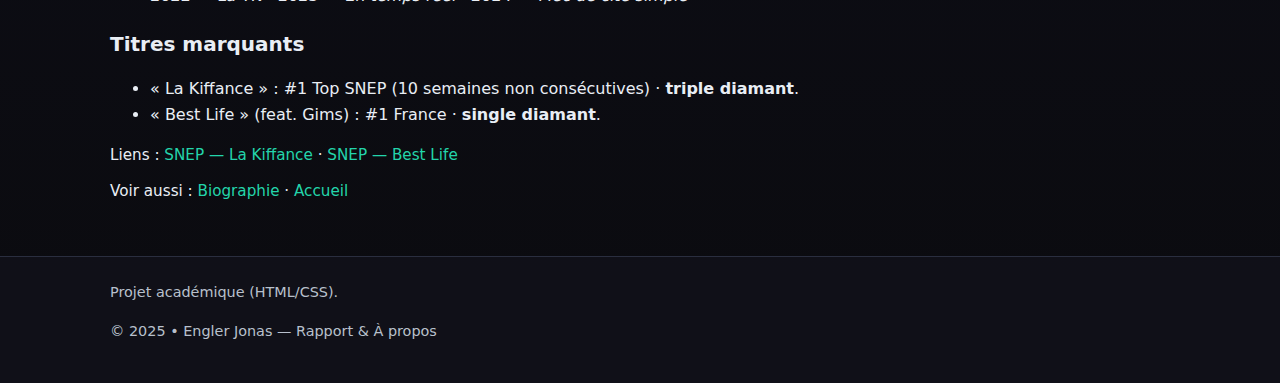
<file: html/naps-discographie.html>
<!doctype html>
<html lang="fr">
<head>
  <meta charset="utf-8">
  <meta name="viewport" content="width=device-width, initial-scale=1">
  <title>Naps — Albums & singles clés</title>
  <link rel="stylesheet" href="../css/main.css">
</head>
<body>
  <a class="skip-link" href="#contenu">Aller au contenu</a>
  
    <header class="site-header">
      <div class="navbar container">
        <div class="brand"><a href="../index.html" title="Accueil">RAP<span class="dot">•</span>FR</a></div>
        <nav class="nav" aria-label="Navigation principale">
          <a href="../index.html" class="">Accueil</a>
          <a href="../html/naps.html" class="active">Naps</a>
          <a href="../html/pnl.html" class="">PNL</a>
          <a href="../html/kpri.html" class="">Kpri</a>
          <a href="../html/a-propos.html" class="">À&nbsp;propos</a>
        </nav>
      </div>
    </header>
    
  <main id="contenu">
  
<article class="container prose">
  <header class="stack">
    <p class="meta"><a href="naps.html">← Retour à la rubrique Naps</a></p>
    <h1>Naps — Albums & singles clés</h1>
    <div class="badges">
      <span class="badge">#LaKiffance</span>
      <span class="badge">#BestLife</span>
    </div>
  </header>

  <figure class="figure">
    <img src="../images/mec-de-cite-simple.jpg" alt="Pochette de l'album Mec de cité simple">
  </figure>

  <h2>Chronologie courte</h2>
  <ul>
    <li>2015 — <em>Ma ville &amp; ma vie</em></li>
    <li>2017 — <em>Pochon bleu</em> (certifié jusqu’à double platine)</li>
    <li>2018 — <em>À l’instinct</em> (or puis platine)</li>
    <li>2019 — <em>On est fait pour ça</em> (double album)</li>
    <li>2020 — <em>Carré VIP</em></li>
    <li>2021 — <em>Les mains faites pour l’or</em> (« La Kiffance »)</li>
    <li>2021 — <em>Best Life</em> (single avec Gims)</li>
    <li>2022 — <em>La TN</em> · 2023 — <em>En temps réel</em> · 2024 — <em>Mec de cité simple</em></li>
  </ul>

  <h2>Titres marquants</h2>
  <ul>
    <li>« La Kiffance » : #1 Top SNEP (10 semaines non consécutives) · <strong>triple diamant</strong>.</li>
    <li>« Best Life » (feat. Gims) : #1 France · <strong>single diamant</strong>.</li>
  </ul>

  <p class="meta">Liens : <a href="https://snepmusique.com/certifications_du_sn/naps-la-kiffance/" target="_blank" rel="noopener">SNEP — La Kiffance</a> · <a href="https://snepmusique.com/certifications_expor/naps-gims-best-life/" target="_blank" rel="noopener">SNEP — Best Life</a></p>

  <p class="meta">Voir aussi : <a href="naps-bio.html">Biographie</a> · <a href="../index.html">Accueil</a></p>
</article>

  </main>
  
    <footer class="site-footer">
      <div class="container">
        <div class="stack">
          <div class="small">
            Projet académique (HTML/CSS).
          </div>
          <div class="small">© 2025 • Engler Jonas — <a href="../html/a-propos.html">Rapport & À&nbsp;propos</a></div>
        </div>
      </div>
    </footer>
    
</body>
</html>
</file>
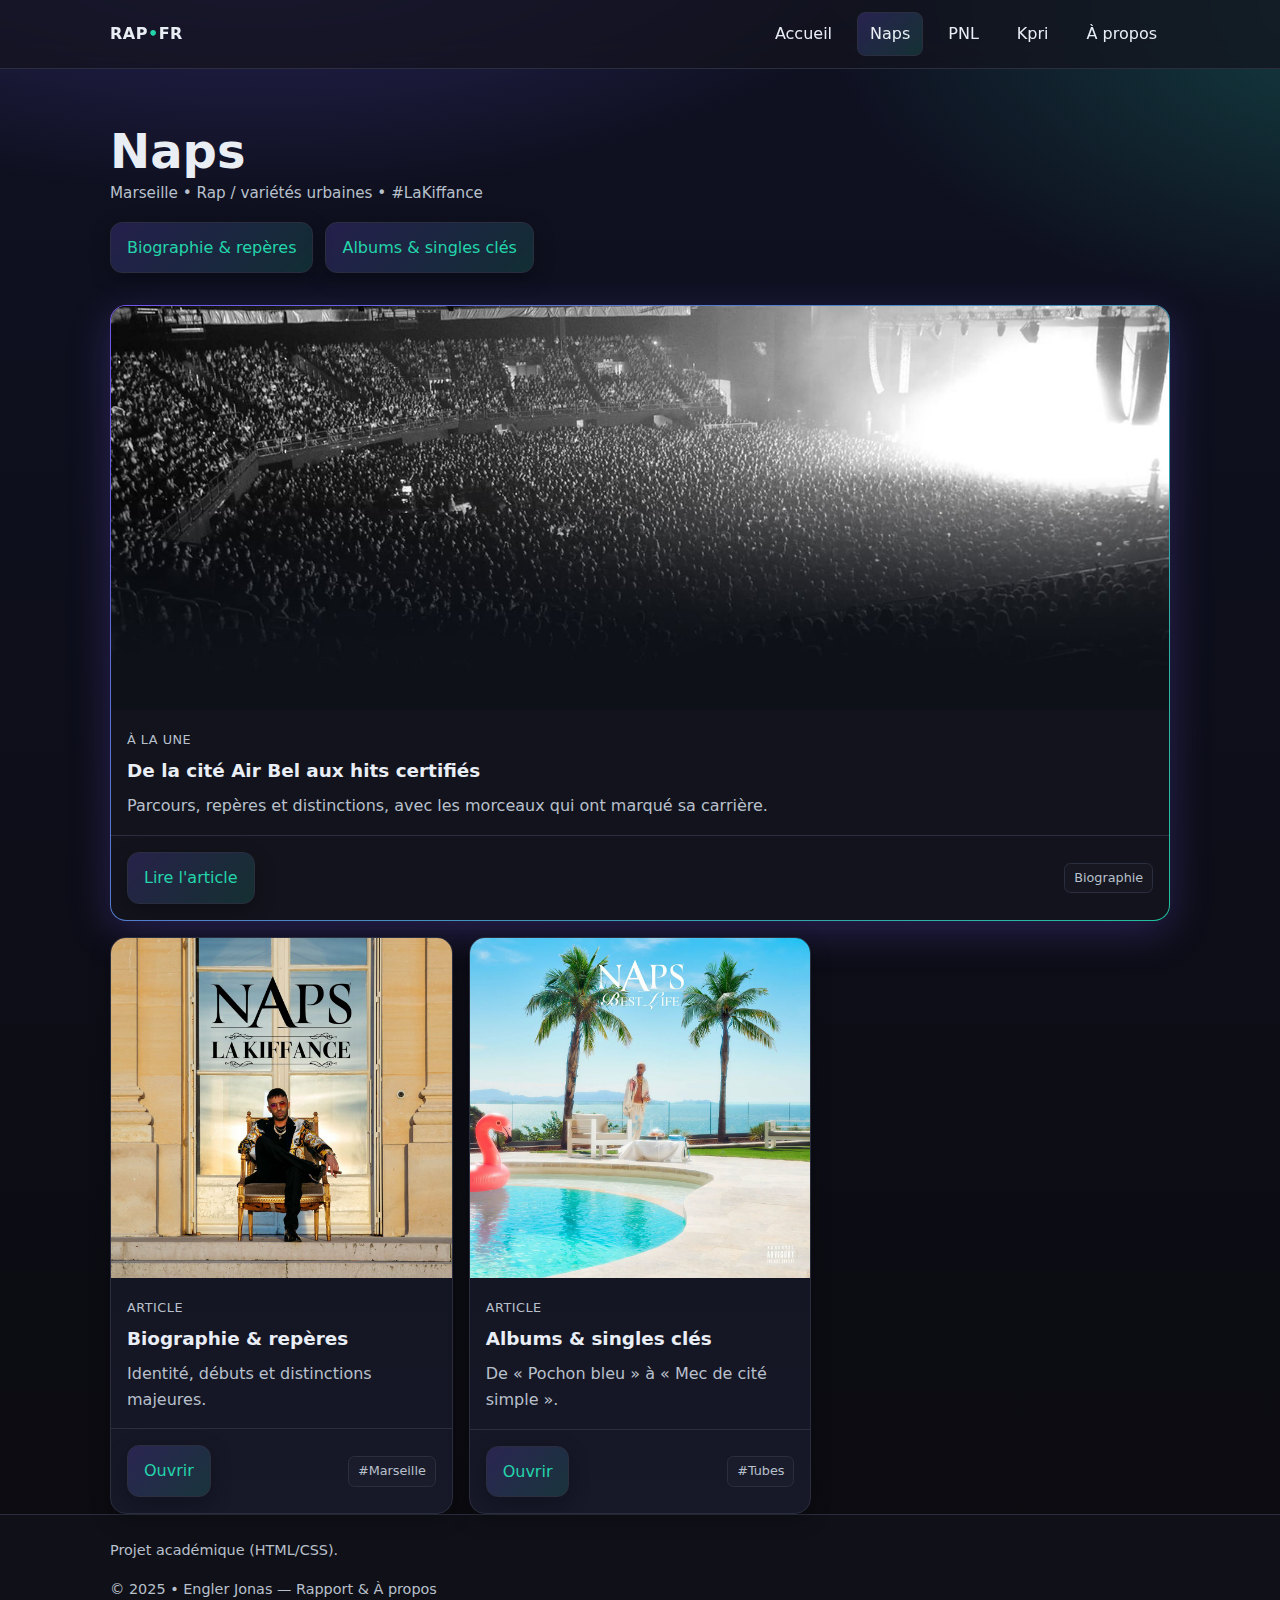
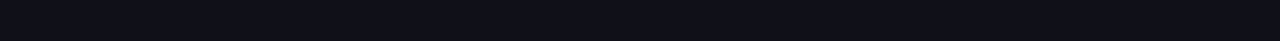
<file: html/naps.html>
<!doctype html>
<html lang="fr">
<head>
  <meta charset="utf-8">
  <meta name="viewport" content="width=device-width, initial-scale=1">
  <title>Naps — Rubrique</title>
  <link rel="stylesheet" href="../css/main.css">
</head>
<body>
  <a class="skip-link" href="#contenu">Aller au contenu</a>
  
    <header class="site-header">
      <div class="navbar container">
        <div class="brand"><a href="../index.html" title="Accueil">RAP<span class="dot">•</span>FR</a></div>
        <nav class="nav" aria-label="Navigation principale">
          <a href="../index.html" class="">Accueil</a>
          <a href="../html/naps.html" class="active">Naps</a>
          <a href="../html/pnl.html" class="">PNL</a>
          <a href="../html/kpri.html" class="">Kpri</a>
          <a href="../html/a-propos.html" class="">À&nbsp;propos</a>
        </nav>
      </div>
    </header>
    
  <main id="contenu">
  
<section class="hero container">
  <div>
    <h1>Naps</h1>
    <p class="meta">Marseille • Rap / variétés urbaines • #LaKiffance</p>
    <div class="hero-actions">
      <a class="btn" href="naps-bio.html">Biographie & repères</a>
      <a class="btn" href="naps-discographie.html">Albums & singles clés</a>
    </div>
  </div>
</section>

<section class="container stack">
  <article class="card featured">
    <img src="../images/naps-live.jpg" alt="Naps en concert, lumière bleue">
    <div class="body">
      <span class="kicker">À la une</span>
      <h3>De la cité Air Bel aux hits certifiés</h3>
      <p>Parcours, repères et distinctions, avec les morceaux qui ont marqué sa carrière.</p>
    </div>
    <div class="actions">
      <a class="btn" href="naps-bio.html">Lire l'article</a>
      <span class="badge">Biographie</span>
    </div>
  </article>

  <div class="grid">
    <article class="card">
      <img src="../images/la-kiffance.jpg" alt="Pochette du single La Kiffance">
      <div class="body">
        <span class="kicker">Article</span>
        <h3>Biographie & repères</h3>
        <p>Identité, débuts et distinctions majeures.</p>
      </div>
      <div class="actions">
        <a class="btn" href="naps-bio.html">Ouvrir</a>
        <span class="badge">#Marseille</span>
      </div>
    </article>

    <article class="card">
      <img src="../images/best-life.jpg" alt="Pochette du single Best Life">
      <div class="body">
        <span class="kicker">Article</span>
        <h3>Albums & singles clés</h3>
        <p>De « Pochon bleu » à « Mec de cité simple ».</p>
      </div>
      <div class="actions">
        <a class="btn" href="naps-discographie.html">Ouvrir</a>
        <span class="badge">#Tubes</span>
      </div>
    </article>
  </div>
</section>

  </main>
  
    <footer class="site-footer">
      <div class="container">
        <div class="stack">
          <div class="small">
            Projet académique (HTML/CSS).
          </div>
          <div class="small">© 2025 • Engler Jonas — <a href="../html/a-propos.html">Rapport & À&nbsp;propos</a></div>
        </div>
      </div>
    </footer>
    
</body>
</html>
</file>
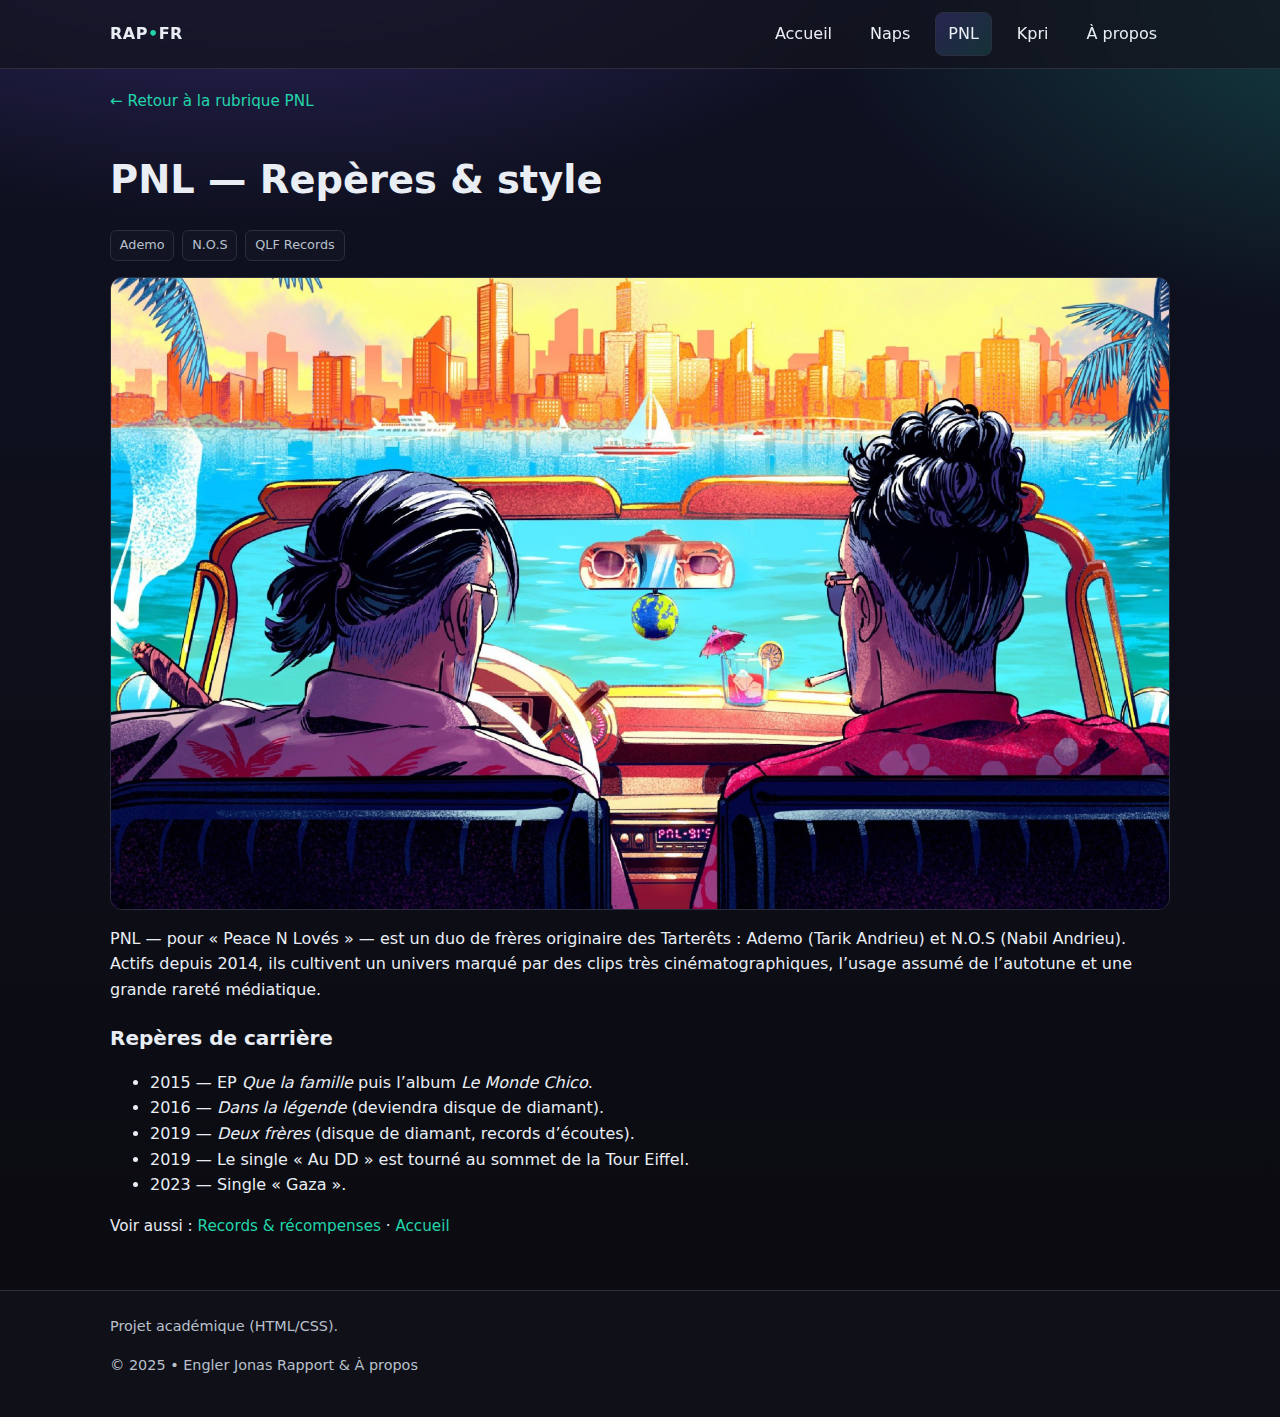
<file: html/pnl-bio.html>
<!doctype html>
<html lang="fr">
<head>
  <meta charset="utf-8">
  <meta name="viewport" content="width=device-width, initial-scale=1">
  <title>PNL — Repères & style</title>
  <link rel="stylesheet" href="../css/main.css">
</head>
<body>
  <a class="skip-link" href="#contenu">Aller au contenu</a>
  
    <header class="site-header">
      <div class="navbar container">
        <div class="brand"><a href="../index.html" title="Accueil">RAP<span class="dot">•</span>FR</a></div>
        <nav class="nav" aria-label="Navigation principale">
          <a href="../index.html" class="">Accueil</a>
          <a href="../html/naps.html" class="">Naps</a>
          <a href="../html/pnl.html" class="active">PNL</a>
          <a href="../html/kpri.html" class="">Kpri</a>
          <a href="../html/a-propos.html" class="">À&nbsp;propos</a>
        </nav>
      </div>
    </header>
    
  <main id="contenu">
  
<article class="container prose">
  <header class="stack">
    <p class="meta"><a href="pnl.html">← Retour à la rubrique PNL</a></p>
    <h1>PNL — Repères & style</h1>
    <div class="badges">
      <span class="badge">Ademo</span><span class="badge">N.O.S</span><span class="badge">QLF Records</span>
    </div>
  </header>

  <figure class="figure">
    <img src="../images/pnl-duo.jpg" alt="Le duo PNL">
  </figure>

  <p>PNL — pour « Peace N Lovés » — est un duo de frères originaire des Tarterêts : Ademo (Tarik Andrieu) et N.O.S (Nabil Andrieu). Actifs depuis 2014, ils cultivent un univers marqué par des clips très cinématographiques, l’usage assumé de l’autotune et une grande rareté médiatique.</p>

  <h2>Repères de carrière</h2>
  <ul>
    <li>2015 — EP <em>Que la famille</em> puis l’album <em>Le Monde Chico</em>.</li>
    <li>2016 — <em>Dans la légende</em> (deviendra disque de diamant).</li>
    <li>2019 — <em>Deux frères</em> (disque de diamant, records d’écoutes).</li>
    <li>2019 — Le single « Au DD » est tourné au sommet de la Tour Eiffel.</li>
    <li>2023 — Single « Gaza ».</li>
  </ul>

  <p class="meta">Voir aussi : <a href="pnl-records.html">Records & récompenses</a> · <a href="../index.html">Accueil</a></p>
</article>

  </main>
  
    <footer class="site-footer">
      <div class="container">
        <div class="stack">
          <div class="small">
            Projet académique (HTML/CSS).
          </div>
          <div class="small">© 2025 • Engler Jonas <a href="../html/a-propos.html">Rapport & À&nbsp;propos</a></div>
        </div>
      </div>
    </footer>
    
</body>
</html>
</file>
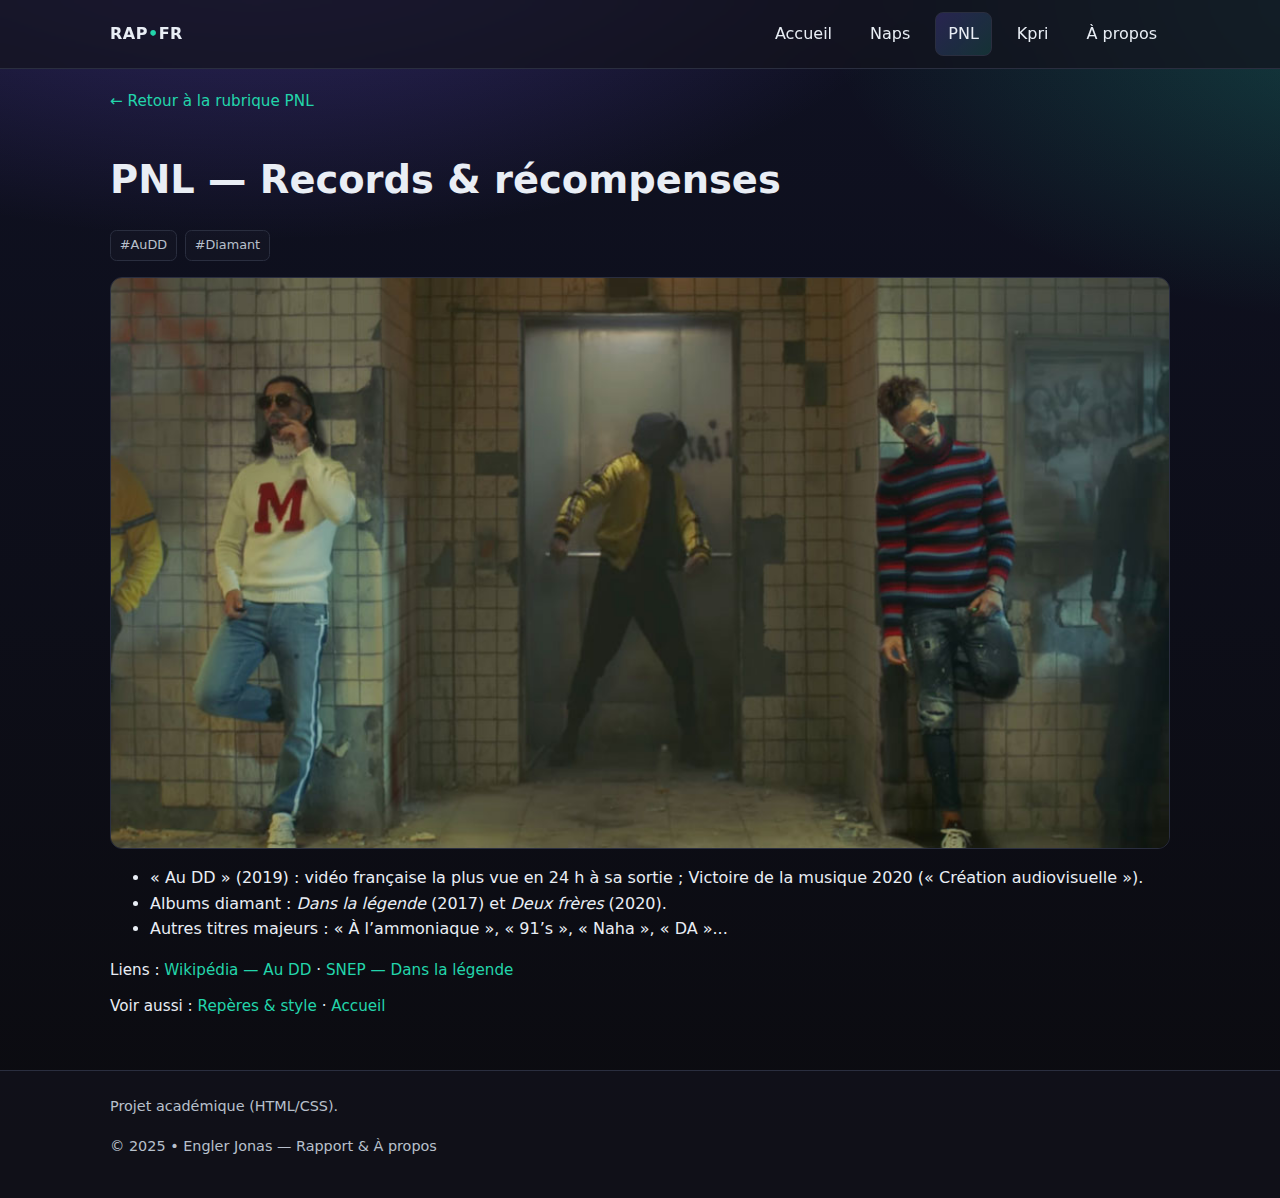
<file: html/pnl-records.html>
<!doctype html>
<html lang="fr">
<head>
  <meta charset="utf-8">
  <meta name="viewport" content="width=device-width, initial-scale=1">
  <title>PNL — Records & récompenses</title>
  <link rel="stylesheet" href="../css/main.css">
</head>
<body>
  <a class="skip-link" href="#contenu">Aller au contenu</a>
  
    <header class="site-header">
      <div class="navbar container">
        <div class="brand"><a href="../index.html" title="Accueil">RAP<span class="dot">•</span>FR</a></div>
        <nav class="nav" aria-label="Navigation principale">
          <a href="../index.html" class="">Accueil</a>
          <a href="../html/naps.html" class="">Naps</a>
          <a href="../html/pnl.html" class="active">PNL</a>
          <a href="../html/kpri.html" class="">Kpri</a>
          <a href="../html/a-propos.html" class="">À&nbsp;propos</a>
        </nav>
      </div>
    </header>
    
  <main id="contenu">
  
<article class="container prose">
  <header class="stack">
    <p class="meta"><a href="pnl.html">← Retour à la rubrique PNL</a></p>
    <h1>PNL — Records & récompenses</h1>
    <div class="badges"><span class="badge">#AuDD</span><span class="badge">#Diamant</span></div>
  </header>

  <figure class="figure">
    <img src="../images/pnl-audd.jpg" alt="Visuel du single 'Au DD'">
  </figure>

  <ul>
    <li>« Au DD » (2019) : vidéo française la plus vue en 24 h à sa sortie ; Victoire de la musique 2020 (« Création audiovisuelle »).</li>
    <li>Albums diamant : <em>Dans la légende</em> (2017) et <em>Deux frères</em> (2020).</li>
    <li>Autres titres majeurs : « À l’ammoniaque », « 91’s », « Naha », « DA »...</li>
  </ul>

  <p class="meta">Liens : <a href="https://fr.wikipedia.org/wiki/Au_DD" target="_blank" rel="noopener">Wikipédia — Au DD</a> · <a href="https://snepmusique.com/certifications_du_sn/pnl-dans-la-legende/" target="_blank" rel="noopener">SNEP — Dans la légende</a></p>

  <p class="meta">Voir aussi : <a href="pnl-bio.html">Repères & style</a> · <a href="../index.html">Accueil</a></p>
</article>

  </main>
  
    <footer class="site-footer">
      <div class="container">
        <div class="stack">
          <div class="small">
            Projet académique (HTML/CSS).
          </div>
          <div class="small">© 2025 • Engler Jonas — <a href="../html/a-propos.html">Rapport & À&nbsp;propos</a></div>
        </div>
      </div>
    </footer>
    
</body>
</html>
</file>
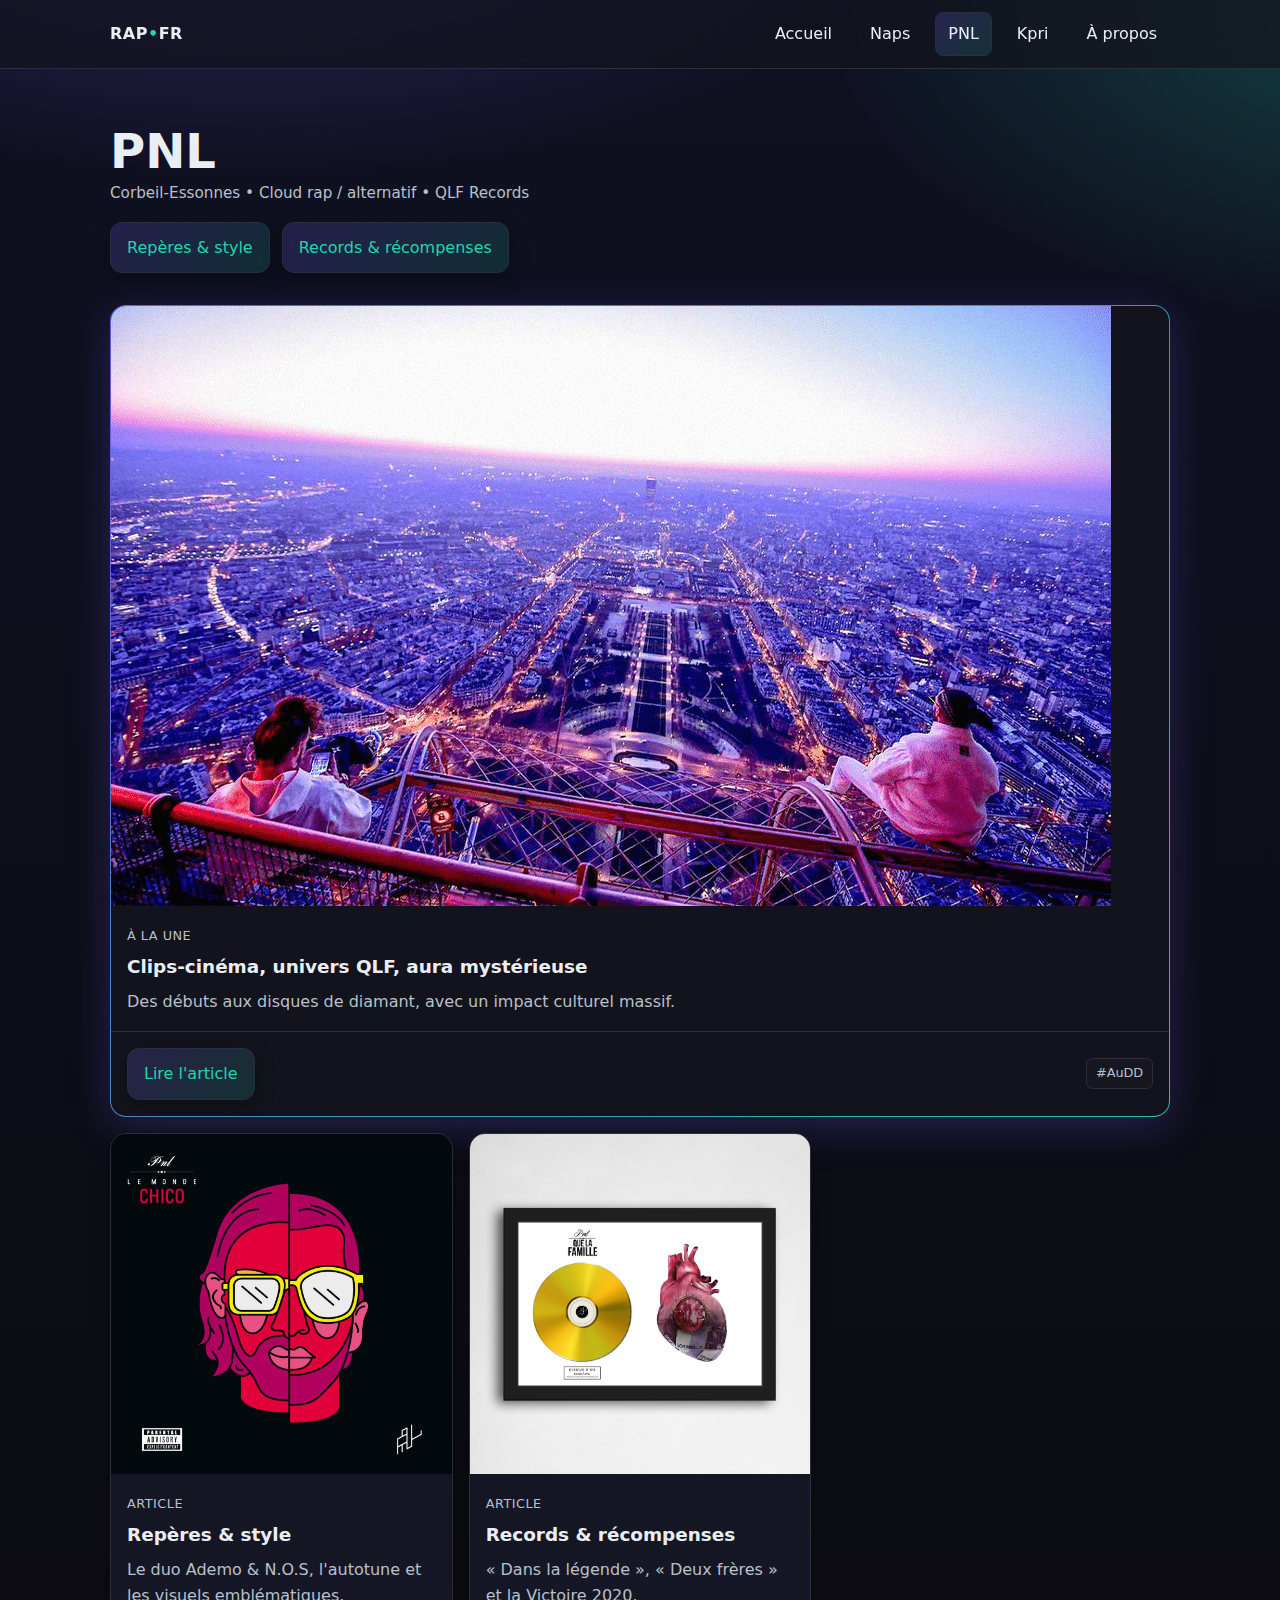
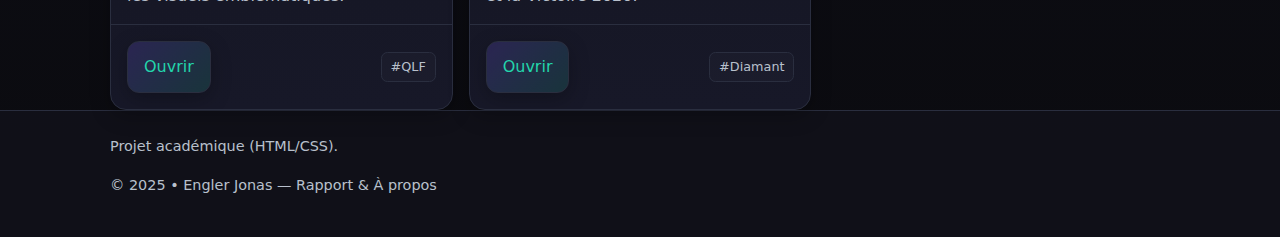
<file: html/pnl.html>
<!doctype html>
<html lang="fr">
<head>
  <meta charset="utf-8">
  <meta name="viewport" content="width=device-width, initial-scale=1">
  <title>PNL — Rubrique</title>
  <link rel="stylesheet" href="../css/main.css">
</head>
<body>
  <a class="skip-link" href="#contenu">Aller au contenu</a>
  
    <header class="site-header">
      <div class="navbar container">
        <div class="brand"><a href="../index.html" title="Accueil">RAP<span class="dot">•</span>FR</a></div>
        <nav class="nav" aria-label="Navigation principale">
          <a href="../index.html" class="">Accueil</a>
          <a href="../html/naps.html" class="">Naps</a>
          <a href="../html/pnl.html" class="active">PNL</a>
          <a href="../html/kpri.html" class="">Kpri</a>
          <a href="../html/a-propos.html" class="">À&nbsp;propos</a>
        </nav>
      </div>
    </header>
    
  <main id="contenu">
  
<section class="hero container">
  <div>
    <h1>PNL</h1>
    <p class="meta">Corbeil-Essonnes • Cloud rap / alternatif • QLF Records</p>
    <div class="hero-actions">
      <a class="btn" href="pnl-bio.html">Repères & style</a>
      <a class="btn" href="pnl-records.html">Records & récompenses</a>
    </div>
  </div>
</section>

<section class="container stack">
  <article class="card featured">
    <img src="../images/pnl-eiffel.png" alt="PNL au sommet de la Tour Eiffel pour le clip 'Au DD'">
    <div class="body">
      <span class="kicker">À la une</span>
      <h3>Clips-cinéma, univers QLF, aura mystérieuse</h3>
      <p>Des débuts aux disques de diamant, avec un impact culturel massif.</p>
    </div>
    <div class="actions">
      <a class="btn" href="pnl-bio.html">Lire l'article</a>
      <span class="badge">#AuDD</span>
    </div>
  </article>

  <div class="grid">
    <article class="card">
      <!-- Image: Cover Le Monde Chico (../images/le-monde-chico.jpg) -->
      <img src="../images/le-monde-chico.jpg" alt="Pochette de l'album Le Monde Chico">
      <div class="body">
        <span class="kicker">Article</span>
        <h3>Repères & style</h3>
        <p>Le duo Ademo & N.O.S, l'autotune et les visuels emblématiques.</p>
      </div>
      <div class="actions">
        <a class="btn" href="pnl-bio.html">Ouvrir</a>
        <span class="badge">#QLF</span>
      </div>
    </article>

    <article class="card">
      <img src="../images/pnl-disques.jpg" alt="PNL — disques et certifications">
      <div class="body">
        <span class="kicker">Article</span>
        <h3>Records & récompenses</h3>
        <p>« Dans la légende », « Deux frères » et la Victoire 2020.</p>
      </div>
      <div class="actions">
        <a class="btn" href="pnl-records.html">Ouvrir</a>
        <span class="badge">#Diamant</span>
      </div>
    </article>
  </div>
</section>

  </main>
  
    <footer class="site-footer">
      <div class="container">
        <div class="stack">
          <div class="small">
          Projet académique (HTML/CSS).
          </div>
          <div class="small">© 2025 • Engler Jonas — <a href="../html/a-propos.html">Rapport & À&nbsp;propos</a></div>
        </div>
      </div>
    </footer>
    
</body>
</html>
</file>
<file: css/main.css>
/* ===========================================
   RAP FR — Naps, PNL & Kpri
   Feuille de styles principale (CSS uniquement)
   - Responsive (mobile-first)
   - Pas de frameworks externes
   - Respect de la séparation HTML/CSS
   =========================================== */

:root {
  --bg: #0b0b0f;
  --bg-2: #0f1122;
  --card: #12131c;
  --card-2: #171828;
  --text: #e9eef5;
  --muted: #b8c0cc;
  --accent: #7c5cff;
  --accent-2: #23d5ab;
  --border: #2a2e3f;
  --shadow: 0 6px 20px rgba(0,0,0,.25);
}

*,
*::before,
*::after { box-sizing: border-box; }

html { font-size: 16px; }
@media (max-width: 420px){ html { font-size: 15px; } }

body {
  margin: 0;
  color: var(--text);
  font-family: Inter, system-ui, -apple-system, Segoe UI, Roboto, Helvetica, Arial, "Apple Color Emoji", "Segoe UI Emoji", sans-serif;
  line-height: 1.6;
  background:
    radial-gradient(1200px 600px at 20% -10%, rgba(124,92,255,.35), transparent 60%),
    radial-gradient(900px 500px at 110% 0%, rgba(35,213,171,.25), transparent 65%),
    linear-gradient(180deg, var(--bg-2), var(--bg));
}

img { max-width: 100%; height: auto; display: block; }

a { color: var(--accent-2); text-decoration: none; }
a:hover { text-decoration: underline; }
a.btn {
  display: inline-flex;
  align-items: center;
  gap: .5rem;
  padding: .75rem 1rem;
  border: 1px solid var(--border);
  border-radius: .75rem;
  background: linear-gradient(135deg, rgba(124,92,255,.2), rgba(35,213,171,.15));
  text-decoration: none;
  transition: transform .15s ease, box-shadow .15s ease;
  box-shadow: var(--shadow);
}
a.btn:hover { transform: translateY(-2px); text-decoration: none; }

.container { width: 100%; max-width: 1100px; margin-inline: auto; padding-inline: 1.25rem; }
.center { text-align: center; }

/* Header & navigation */
.skip-link {
  position: absolute; left: -9999px; top: auto; width: 1px; height: 1px; overflow: hidden;
}
.skip-link:focus { position: static; width: auto; height: auto; padding: .5rem; background: var(--card); }

.site-header {
  position: sticky; top: 0; z-index: 50;
  backdrop-filter: blur(10px);
  background: rgba(18,19,28,.7);
  border-bottom: 1px solid var(--border);
}
.navbar { display: flex; align-items: center; justify-content: space-between; gap: 1rem; padding-block: .75rem; }
.brand { font-weight: 800; letter-spacing: .5px; }
.brand a { color: var(--text); text-decoration: none; }
.brand .dot { color: var(--accent-2); }

.nav { display: flex; gap: .75rem; flex-wrap: wrap; }
.nav a {
  padding: .5rem .75rem;
  border-radius: .5rem;
  color: var(--text);
  border: 1px solid transparent;
}
.nav a:hover { background: rgba(124,92,255,.15); }
.nav a.active, .nav a[aria-current="page"] {
  background: linear-gradient(135deg, rgba(124,92,255,.22), rgba(35,213,171,.15));
  border-color: var(--border);
}

/* Hero */
.hero {
  padding-block: 3.5rem 2rem;
  display: grid;
  gap: 1.25rem;
}
.hero h1 {
  font-size: clamp(1.8rem, 4.5vw, 3rem);
  line-height: 1.1;
  margin: 0;
}
.hero p { color: var(--muted); margin: .25rem 0 1rem; }
.hero-actions { display: flex; gap: .75rem; flex-wrap: wrap; }

/* Cards & grids */
.grid {
  --cols: 3;
  display: grid;
  grid-template-columns: repeat(var(--cols), minmax(0, 1fr));
  gap: 1rem;
}
@media (max-width: 980px){ .grid { --cols: 2; } }
@media (max-width: 640px){ .grid { --cols: 1; } }

.card {
  background: linear-gradient(180deg, var(--card), var(--card-2));
  border: 1px solid var(--border);
  border-radius: 1rem;
  overflow: clip;
  box-shadow: var(--shadow);
  transition: translate .2s ease, box-shadow .2s ease;
}
.card:hover { translate: 0 -4px; }
.card .body { padding: 1rem; }
.card .kicker { display: inline-block; font-size: .8rem; color: var(--muted); letter-spacing: .04em; text-transform: uppercase; }
.card h3 { margin: .25rem 0 .5rem; font-size: 1.15rem; }
.card p { margin: 0; color: var(--muted); }
.card .actions { padding: 1rem; border-top: 1px solid var(--border); display: flex; justify-content: space-between; align-items: center; }

.card.featured {
  border: 1px solid transparent;
  background:
    linear-gradient(var(--card), var(--card)) padding-box,
    linear-gradient(135deg, rgba(124,92,255,.9), rgba(35,213,171,.9)) border-box;
  box-shadow: 0 10px 40px rgba(124,92,255,.25);
}

/* Article page */
.prose { padding-block: 1rem 2.5rem; }
.prose h1 { font-size: clamp(1.7rem, 4vw, 2.4rem); margin: .5rem 0 .25rem; }
.prose h2 { margin: 1.2rem 0 .25rem; font-size: 1.25rem; }
.prose p { margin: .25rem 0 .75rem; color: var(--text); }
.meta { color: var(--muted); font-size: .95rem; }
.figure {
  border: 1px solid var(--border);
  border-radius: .75rem;
  overflow: hidden;
  background: var(--card);
  margin: 1rem 0;
}
.figure img { width: 100%; height: auto; display: block; }
.figure figcaption { padding: .5rem .75rem; color: var(--muted); }

.badges { display: flex; gap: .5rem; flex-wrap: wrap; }
.badge {
  display: inline-flex; align-items: center; gap: .35rem;
  padding: .25rem .55rem; border-radius: .4rem;
  border: 1px solid var(--border); color: var(--muted);
  background: rgba(255,255,255,.02);
  font-size: .8rem;
}

blockquote {
  margin: .75rem 0; padding: .75rem 1rem; border-left: 3px solid var(--accent);
  background: rgba(124,92,255,.12); color: var(--text);
  border-radius: .25rem;
}

/* Footer */
.site-footer {
  border-top: 1px solid var(--border);
  background: rgba(18,19,28,.7);
  padding: 1.5rem 0 2.5rem;
  color: var(--muted);
}
.site-footer a { color: var(--muted); }
.small { font-size: .9rem; }

/* Utility */
.stack { display: grid; gap: 1rem; }
.spaced { margin-top: 1.25rem; }
hr.sep { border: none; height: 1px; background: var(--border); margin: 1rem 0; }
</file>
